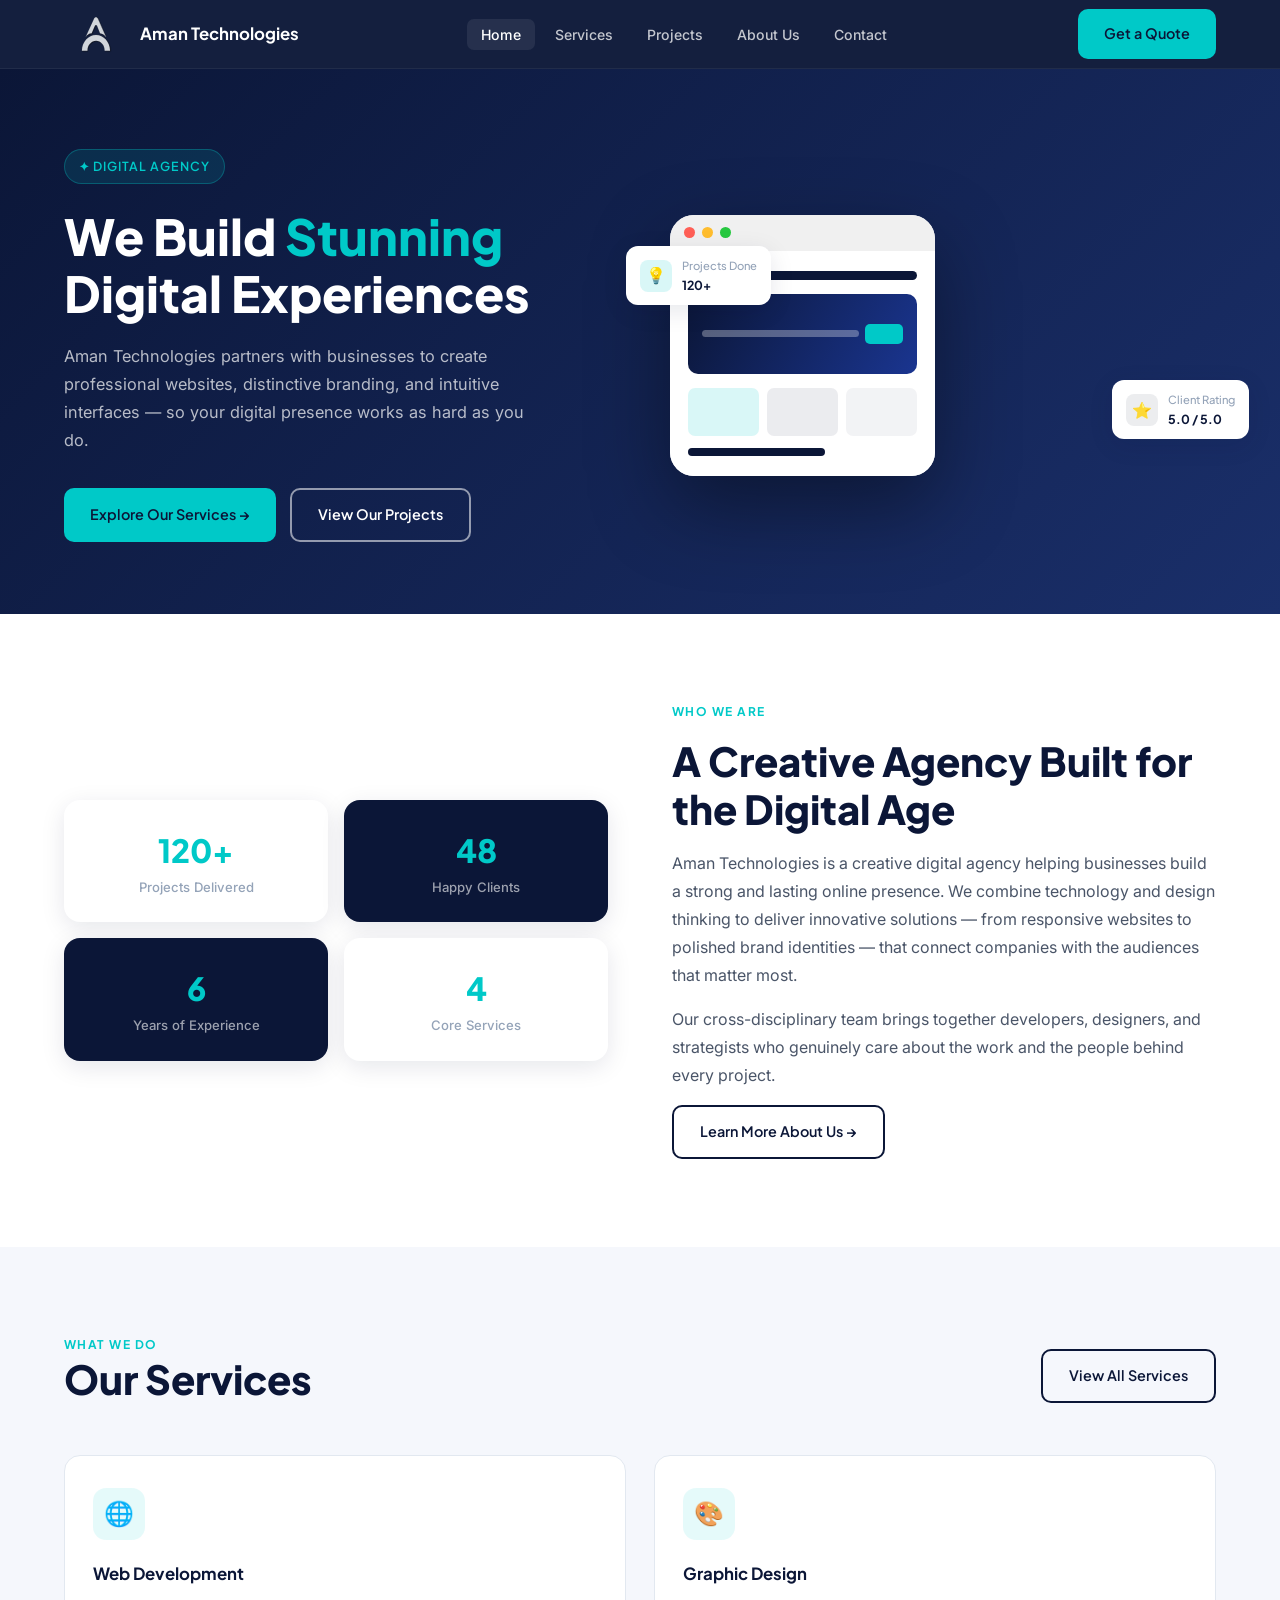
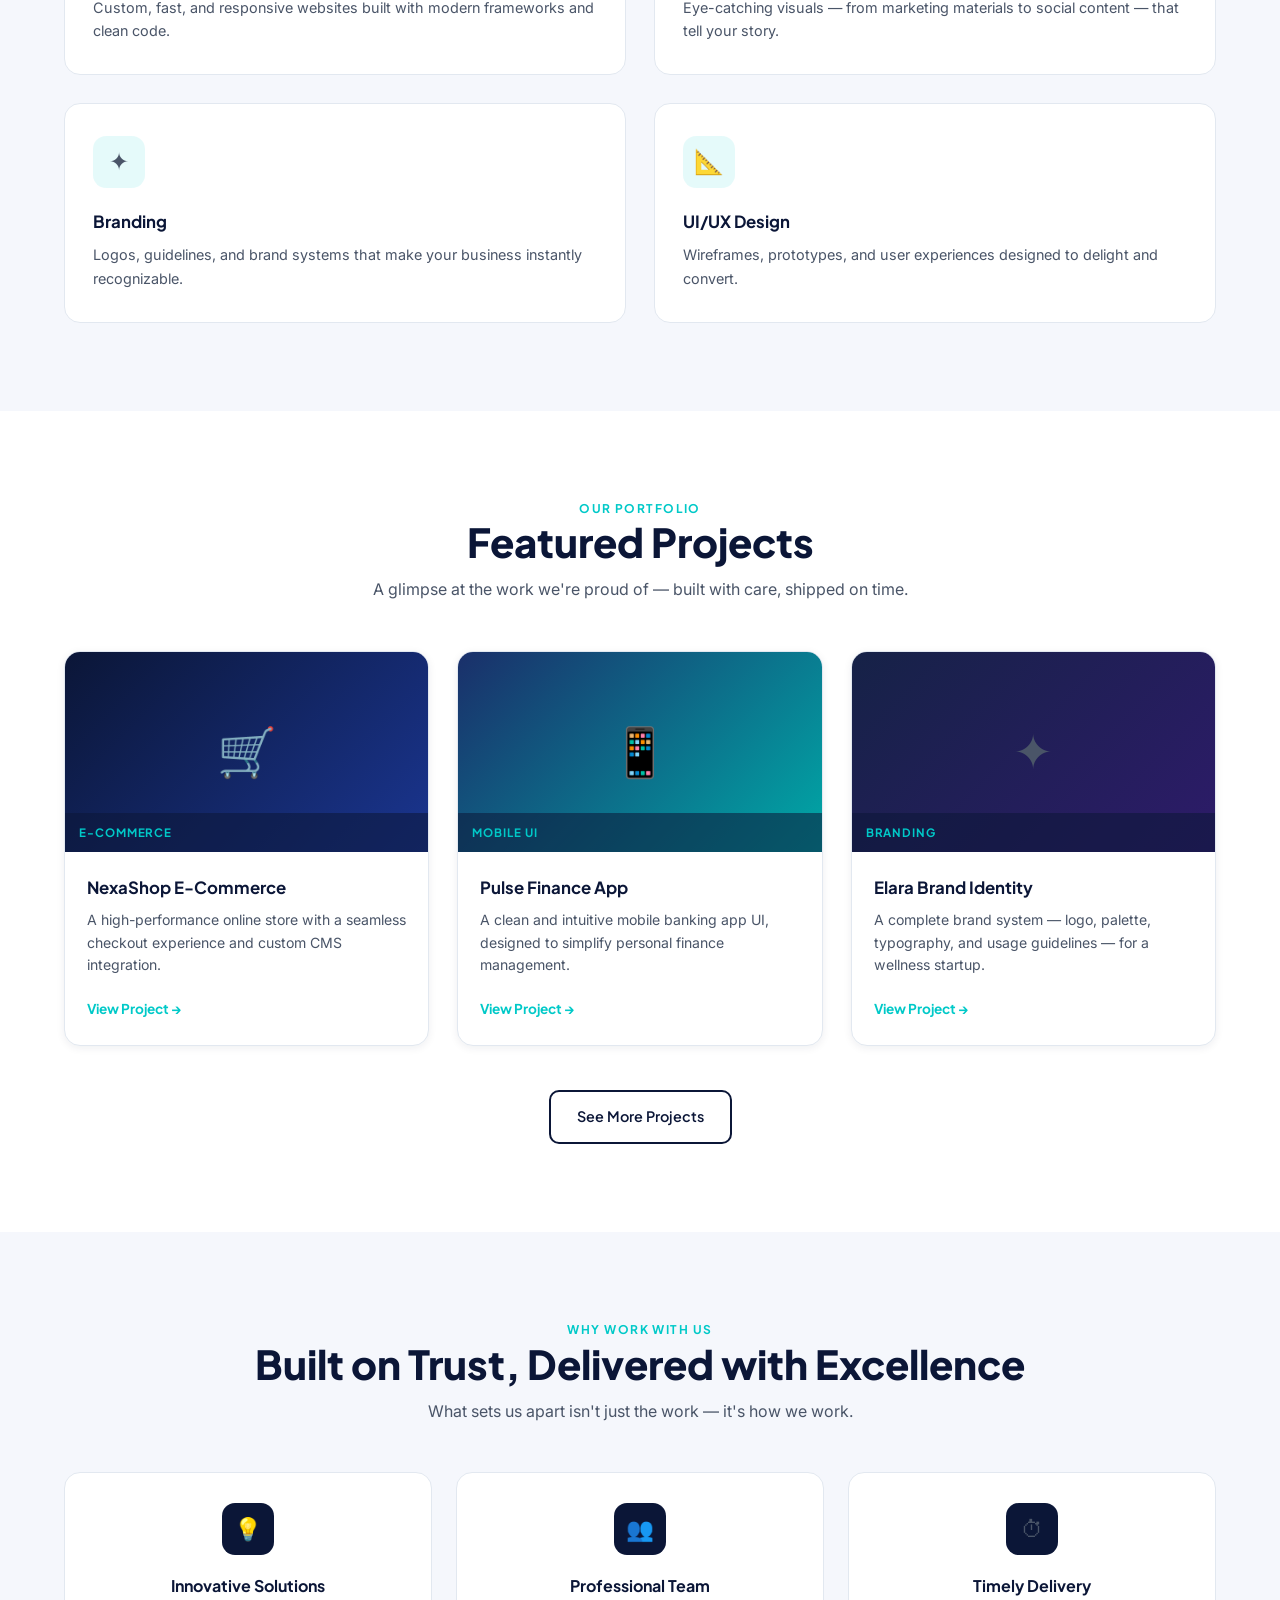
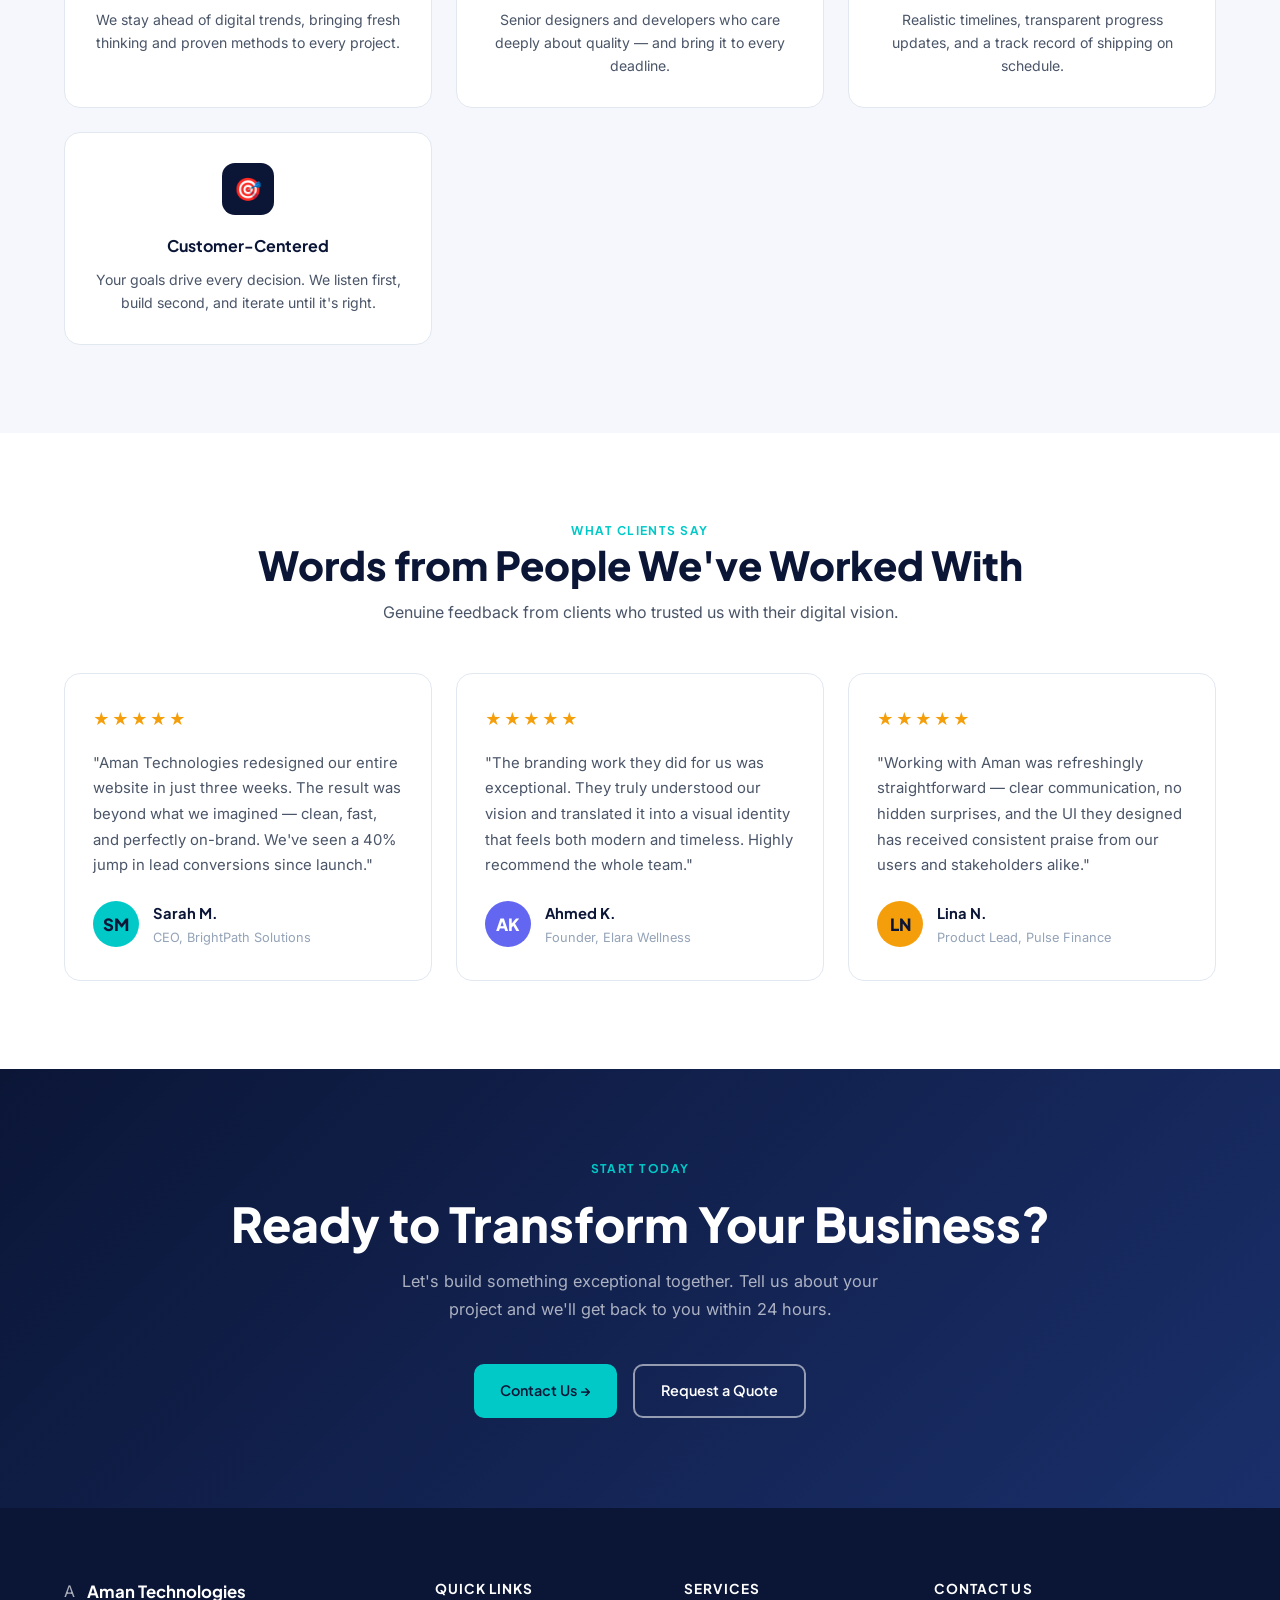
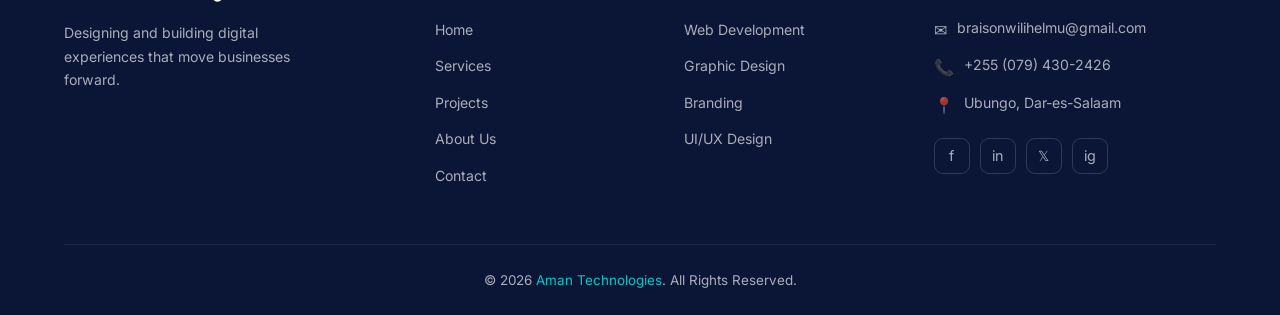
<file: index.html>
<!DOCTYPE html>
<html lang="en">
<head>
  <meta charset="UTF-8" />
  <meta name="viewport" content="width=device-width, initial-scale=1.0" />
  <title>Aman Technologies – We Build Stunning Digital Experiences</title>
  <link rel="preconnect" href="https://fonts.googleapis.com" />
  <link rel="preconnect" href="https://fonts.gstatic.com" crossorigin />
  <link href="https://fonts.googleapis.com/css2?family=Plus+Jakarta+Sans:wght@400;500;600;700;800&family=Inter:wght@400;500&display=swap" rel="stylesheet" />
  <link rel="stylesheet" href="style.css">
</head>
<body>
  <nav class="nav">
    <div class="container">
      <div class="nav__inner">
        <a href="index.html" class="nav__brand">
          <img src="logo.svg" alt="My logo" class="logo"> 
          <span class="nav__company">Aman Technologies</span>
        </a>

        <ul class="nav__links">
          <li><a href="index.html" class="active">Home</a></li>
          <li><a href="services.html">Services</a></li>
          <li><a href="projects.html">Projects</a></li>
          <li><a href="about.html">About Us</a></li>
          <li><a href="contact.html">Contact</a></li>
        </ul>
        <a href="contact.html" class="btn btn-primary nav__cta">Get a Quote</a>

        <button class="nav__hamburger" onclick="toggleMenu(this)" aria-label="Toggle navigation">
          <span></span><span></span><span></span>
        </button>
      </div>
    </div>

    <!-- Mobile menu -->
    <div class="nav__mobile" id="mobileMenu">
      <a href="index.html">Home</a>
      <a href="services.html">Services</a>
      <a href="projects.html">Projects</a>
      <a href="about.html">About Us</a>
      <a href="contact.html">Contact</a>
      <a href="contact.html" class="btn btn-primary">Get a Quote</a>
    </div>
  </nav>


  <!-- ═══════════════════════════════════════════ HERO -->
  <section class="hero">
    <div class="container">
      <div class="hero__inner">

        <!-- Left: copy -->
        <div class="hero__left">
          <div class="hero__tag">✦ Digital Agency</div>
          <h1 class="hero__title">We Build <span>Stunning</span><br>Digital Experiences</h1>
          <p class="hero__desc">
            Aman Technologies partners with businesses to create professional websites,
            distinctive branding, and intuitive interfaces — so your digital presence
            works as hard as you do.
          </p>
          <div class="hero__actions">
            <a href="services.html" class="btn btn-primary">Explore Our Services →</a>
            <a href="projects.html" class="btn btn-outline-white">View Our Projects</a>
          </div>
        </div>

        <!-- Right: mockup illustration -->
        <div class="hero__visual">
          <div class="hero__screen">
            <div class="hero__screen-bar">
              <div class="hero__screen-dot" style="background:#FF5F56"></div>
              <div class="hero__screen-dot" style="background:#FFBD2E"></div>
              <div class="hero__screen-dot" style="background:#27C840"></div>
            </div>
            <div class="hero__screen-body">
              <div class="hero__mockup-nav"></div>
              <div class="hero__mockup-hero">
                <div class="hero__mockup-line"></div>
                <div class="hero__mockup-btn"></div>
              </div>
              <div class="hero__mockup-cards">
                <div class="hero__mockup-card"></div>
                <div class="hero__mockup-card" style="background:rgba(11,22,55,0.08)"></div>
                <div class="hero__mockup-card" style="background:rgba(11,22,55,0.05)"></div>
              </div>
              <div class="hero__mockup-footer"></div>
            </div>
          </div>

          <!-- Floating badges -->
          <div class="hero__badge hero__badge--tl">
            <div class="hero__badge-icon" style="background:rgba(0,201,200,0.15)">💡</div>
            <div>
              <div style="font-size:0.7rem;color:var(--text-muted);font-weight:500">Projects Done</div>
              <div>120+</div>
            </div>
          </div>
          <div class="hero__badge hero__badge--br">
            <div class="hero__badge-icon" style="background:rgba(11,22,55,0.08)">⭐</div>
            <div>
              <div style="font-size:0.7rem;color:var(--text-muted);font-weight:500">Client Rating</div>
              <div>5.0 / 5.0</div>
            </div>
          </div>
        </div>

      </div>
    </div>
  </section>


  <!-- ═══════════════════════════════════════════ ABOUT PREVIEW -->
  <section class="section">
    <div class="container">
      <div class="about-preview__inner">

        <!-- Stats grid -->
        <div class="about-preview__visual">
          <div class="about-preview__stat">
            <div class="about-preview__stat-num">120+</div>
            <div class="about-preview__stat-label">Projects Delivered</div>
          </div>
          <div class="about-preview__stat about-preview__stat--accent">
            <div class="about-preview__stat-num">48</div>
            <div class="about-preview__stat-label" style="color:rgba(255,255,255,0.6)">Happy Clients</div>
          </div>
          <div class="about-preview__stat about-preview__stat--accent">
            <div class="about-preview__stat-num">6</div>
            <div class="about-preview__stat-label" style="color:rgba(255,255,255,0.6)">Years of Experience</div>
          </div>
          <div class="about-preview__stat">
            <div class="about-preview__stat-num">4</div>
            <div class="about-preview__stat-label">Core Services</div>
          </div>
        </div>

        <!-- Content -->
        <div class="about-preview__content">
          <div class="eyebrow">Who We Are</div>
          <h2 class="section-title">A Creative Agency Built for the Digital Age</h2>
          <p class="about-preview__text">
            Aman Technologies is a creative digital agency helping businesses build a strong
            and lasting online presence. We combine technology and design thinking to deliver
            innovative solutions — from responsive websites to polished brand identities —
            that connect companies with the audiences that matter most.
          </p>
          <p class="about-preview__text">
            Our cross-disciplinary team brings together developers, designers, and strategists
            who genuinely care about the work and the people behind every project.
          </p>
          <div>
            <a href="about.html" class="btn btn-outline">Learn More About Us →</a>
          </div>
        </div>

      </div>
    </div>
  </section>


  <!-- ═══════════════════════════════════════════ SERVICES -->
  <section class="section section--alt">
    <div class="container">
      <div class="services__head">
        <div>
          <div class="eyebrow">What We Do</div>
          <h2 class="section-title">Our Services</h2>
        </div>
        <a href="services.html" class="btn btn-outline">View All Services</a>
      </div>
      <div class="services__grid">
        <div class="service-card">
          <div class="service-card__icon">🌐</div>
          <div class="service-card__name">Web Development</div>
          <p class="service-card__desc">Custom, fast, and responsive websites built with modern frameworks and clean code.</p>
        </div>
        <div class="service-card">
          <div class="service-card__icon">🎨</div>
          <div class="service-card__name">Graphic Design</div>
          <p class="service-card__desc">Eye-catching visuals — from marketing materials to social content — that tell your story.</p>
        </div>
        <div class="service-card">
          <div class="service-card__icon">✦</div>
          <div class="service-card__name">Branding</div>
          <p class="service-card__desc">Logos, guidelines, and brand systems that make your business instantly recognizable.</p>
        </div>
        <div class="service-card">
          <div class="service-card__icon">📐</div>
          <div class="service-card__name">UI/UX Design</div>
          <p class="service-card__desc">Wireframes, prototypes, and user experiences designed to delight and convert.</p>
        </div>
      </div>
    </div>
  </section>


  <!-- ═══════════════════════════════════════════ PROJECTS -->
  <section class="section">
    <div class="container">
      <div class="projects__head">
        <div class="eyebrow">Our Portfolio</div>
        <h2 class="section-title">Featured Projects</h2>
        <p class="section-sub">A glimpse at the work we're proud of — built with care, shipped on time.</p>
      </div>
      <div class="projects__grid">

        <div class="project-card">
          <div class="project-card__thumb" style="background:linear-gradient(135deg,#0B1637 0%,#1A3590 100%)">
            <span>🛒</span>
            <div class="project-card__thumb-label">E-Commerce</div>
          </div>
          <div class="project-card__body">
            <div class="project-card__title">NexaShop E-Commerce</div>
            <p class="project-card__desc">A high-performance online store with a seamless checkout experience and custom CMS integration.</p>
            <a href="projects.html" class="project-card__link">View Project →</a>
          </div>
        </div>

        <div class="project-card">
          <div class="project-card__thumb" style="background:linear-gradient(135deg,#1A2F6A 0%,#00A8A7 100%)">
            <span>📱</span>
            <div class="project-card__thumb-label">Mobile UI</div>
          </div>
          <div class="project-card__body">
            <div class="project-card__title">Pulse Finance App</div>
            <p class="project-card__desc">A clean and intuitive mobile banking app UI, designed to simplify personal finance management.</p>
            <a href="projects.html" class="project-card__link">View Project →</a>
          </div>
        </div>

        <div class="project-card">
          <div class="project-card__thumb" style="background:linear-gradient(135deg,#162247 0%,#2D1B69 100%)">
            <span>✦</span>
            <div class="project-card__thumb-label">Branding</div>
          </div>
          <div class="project-card__body">
            <div class="project-card__title">Elara Brand Identity</div>
            <p class="project-card__desc">A complete brand system — logo, palette, typography, and usage guidelines — for a wellness startup.</p>
            <a href="projects.html" class="project-card__link">View Project →</a>
          </div>
        </div>

      </div>
      <div class="projects__foot">
        <a href="projects.html" class="btn btn-outline">See More Projects</a>
      </div>
    </div>
  </section>


  <!-- ═══════════════════════════════════════════ WHY US -->
  <section class="section section--alt">
    <div class="container">
      <div class="why__head">
        <div class="eyebrow">Why Work With Us</div>
        <h2 class="section-title">Built on Trust, Delivered with Excellence</h2>
        <p class="section-sub">What sets us apart isn't just the work — it's how we work.</p>
      </div>
      <div class="why__grid">
        <div class="why-card">
          <div class="why-card__icon">💡</div>
          <div class="why-card__title">Innovative Solutions</div>
          <p class="why-card__desc">We stay ahead of digital trends, bringing fresh thinking and proven methods to every project.</p>
        </div>
        <div class="why-card">
          <div class="why-card__icon">👥</div>
          <div class="why-card__title">Professional Team</div>
          <p class="why-card__desc">Senior designers and developers who care deeply about quality — and bring it to every deadline.</p>
        </div>
        <div class="why-card">
          <div class="why-card__icon">⏱</div>
          <div class="why-card__title">Timely Delivery</div>
          <p class="why-card__desc">Realistic timelines, transparent progress updates, and a track record of shipping on schedule.</p>
        </div>
        <div class="why-card">
          <div class="why-card__icon">🎯</div>
          <div class="why-card__title">Customer-Centered</div>
          <p class="why-card__desc">Your goals drive every decision. We listen first, build second, and iterate until it's right.</p>
        </div>
      </div>
    </div>
  </section>


  <!-- ═══════════════════════════════════════════ TESTIMONIALS -->
  <section class="section">
    <div class="container">
      <div class="testimonials__head">
        <div class="eyebrow">What Clients Say</div>
        <h2 class="section-title">Words from People We've Worked With</h2>
        <p class="section-sub">Genuine feedback from clients who trusted us with their digital vision.</p>
      </div>
      <div class="testimonials__grid">

        <div class="testi-card">
          <div class="testi-card__stars">★★★★★</div>
          <p class="testi-card__quote">
            "Aman Technologies redesigned our entire website in just three weeks. The result was
            beyond what we imagined — clean, fast, and perfectly on-brand. We've seen a 40%
            jump in lead conversions since launch."
          </p>
          <div class="testi-card__author">
            <div class="testi-card__avatar" style="background:var(--cyan);color:var(--navy)">SM</div>
            <div>
              <div class="testi-card__name">Sarah M.</div>
              <div class="testi-card__company">CEO, BrightPath Solutions</div>
            </div>
          </div>
        </div>

        <div class="testi-card">
          <div class="testi-card__stars">★★★★★</div>
          <p class="testi-card__quote">
            "The branding work they did for us was exceptional. They truly understood our
            vision and translated it into a visual identity that feels both modern and timeless.
            Highly recommend the whole team."
          </p>
          <div class="testi-card__author">
            <div class="testi-card__avatar" style="background:#6366F1">AK</div>
            <div>
              <div class="testi-card__name">Ahmed K.</div>
              <div class="testi-card__company">Founder, Elara Wellness</div>
            </div>
          </div>
        </div>

        <div class="testi-card">
          <div class="testi-card__stars">★★★★★</div>
          <p class="testi-card__quote">
            "Working with Aman was refreshingly straightforward — clear communication,
            no hidden surprises, and the UI they designed has received consistent praise
            from our users and stakeholders alike."
          </p>
          <div class="testi-card__author">
            <div class="testi-card__avatar" style="background:#F59E0B;color:var(--navy)">LN</div>
            <div>
              <div class="testi-card__name">Lina N.</div>
              <div class="testi-card__company">Product Lead, Pulse Finance</div>
            </div>
          </div>
        </div>

      </div>
    </div>
  </section>


  <!-- ═══════════════════════════════════════════ FINAL CTA -->
  <section class="cta">
    <div class="container">
      <div class="eyebrow cta__eyebrow">Start Today</div>
      <h2 class="cta__title">Ready to Transform Your Business?</h2>
      <p class="cta__sub">
        Let's build something exceptional together. Tell us about your project and
        we'll get back to you within 24 hours.
      </p>
      <div class="cta__actions">
        <a href="contact.html" class="btn btn-primary">Contact Us →</a>
        <a href="contact.html" class="btn btn-outline-white">Request a Quote</a>
      </div>
    </div>
  </section>


  <!-- ═══════════════════════════════════════════ FOOTER -->
  <footer class="footer">
    <div class="container">
      <div class="footer__grid">

        <!-- Col 1: Brand -->
        <div class="footer__col">
          <div class="footer__brand">
            <div class="nav__logo-box">A</div>
            <span class="footer__brand-name">Aman Technologies</span>
          </div>
          <p class="footer__tagline">
            Designing and building digital experiences that move businesses forward.
          </p>
        </div>

        <!-- Col 2: Quick Links -->
        <div class="footer__col">
          <div class="footer__col-title">Quick Links</div>
          <ul>
            <li><a href="index.html">Home</a></li>
            <li><a href="services.html">Services</a></li>
            <li><a href="projects.html">Projects</a></li>
            <li><a href="about.html">About Us</a></li>
            <li><a href="contact.html">Contact</a></li>
          </ul>
        </div>

        <!-- Col 3: Services -->
        <div class="footer__col">
          <div class="footer__col-title">Services</div>
          <ul>
            <li><a href="services.html">Web Development</a></li>
            <li><a href="services.html">Graphic Design</a></li>
            <li><a href="services.html">Branding</a></li>
            <li><a href="services.html">UI/UX Design</a></li>
          </ul>
        </div>

        <!-- Col 4: Contact -->
        <div class="footer__col">
          <div class="footer__col-title">Contact Us</div>
          <div class="footer__contact-item">
            <span class="footer__contact-icon">✉</span>
            <span>braisonwilihelmu@gmail.com</span>
          </div>
          <div class="footer__contact-item">
            <span class="footer__contact-icon">📞</span>
            <span>+255 (079) 430-2426</span>
          </div>
          <div class="footer__contact-item">
            <span class="footer__contact-icon">📍</span>
            <span>Ubungo, Dar-es-Salaam</span>
          </div>
          <div class="footer__social">
            <a href="#" aria-label="Facebook">f</a>
            <a href="#" aria-label="LinkedIn">in</a>
            <a href="#" aria-label="Twitter/X">𝕏</a>
            <a href="#" aria-label="Instagram">ig</a>
          </div>
        </div>

      </div>

      <div class="footer__bottom">
        © 2026 <span>Aman Technologies</span>. All Rights Reserved.
      </div>
    </div>
  </footer>


  <!-- ═══════════════════════════════════════════ JS -->
  <script src="script.js"></script>

</body>
</html>
</file>
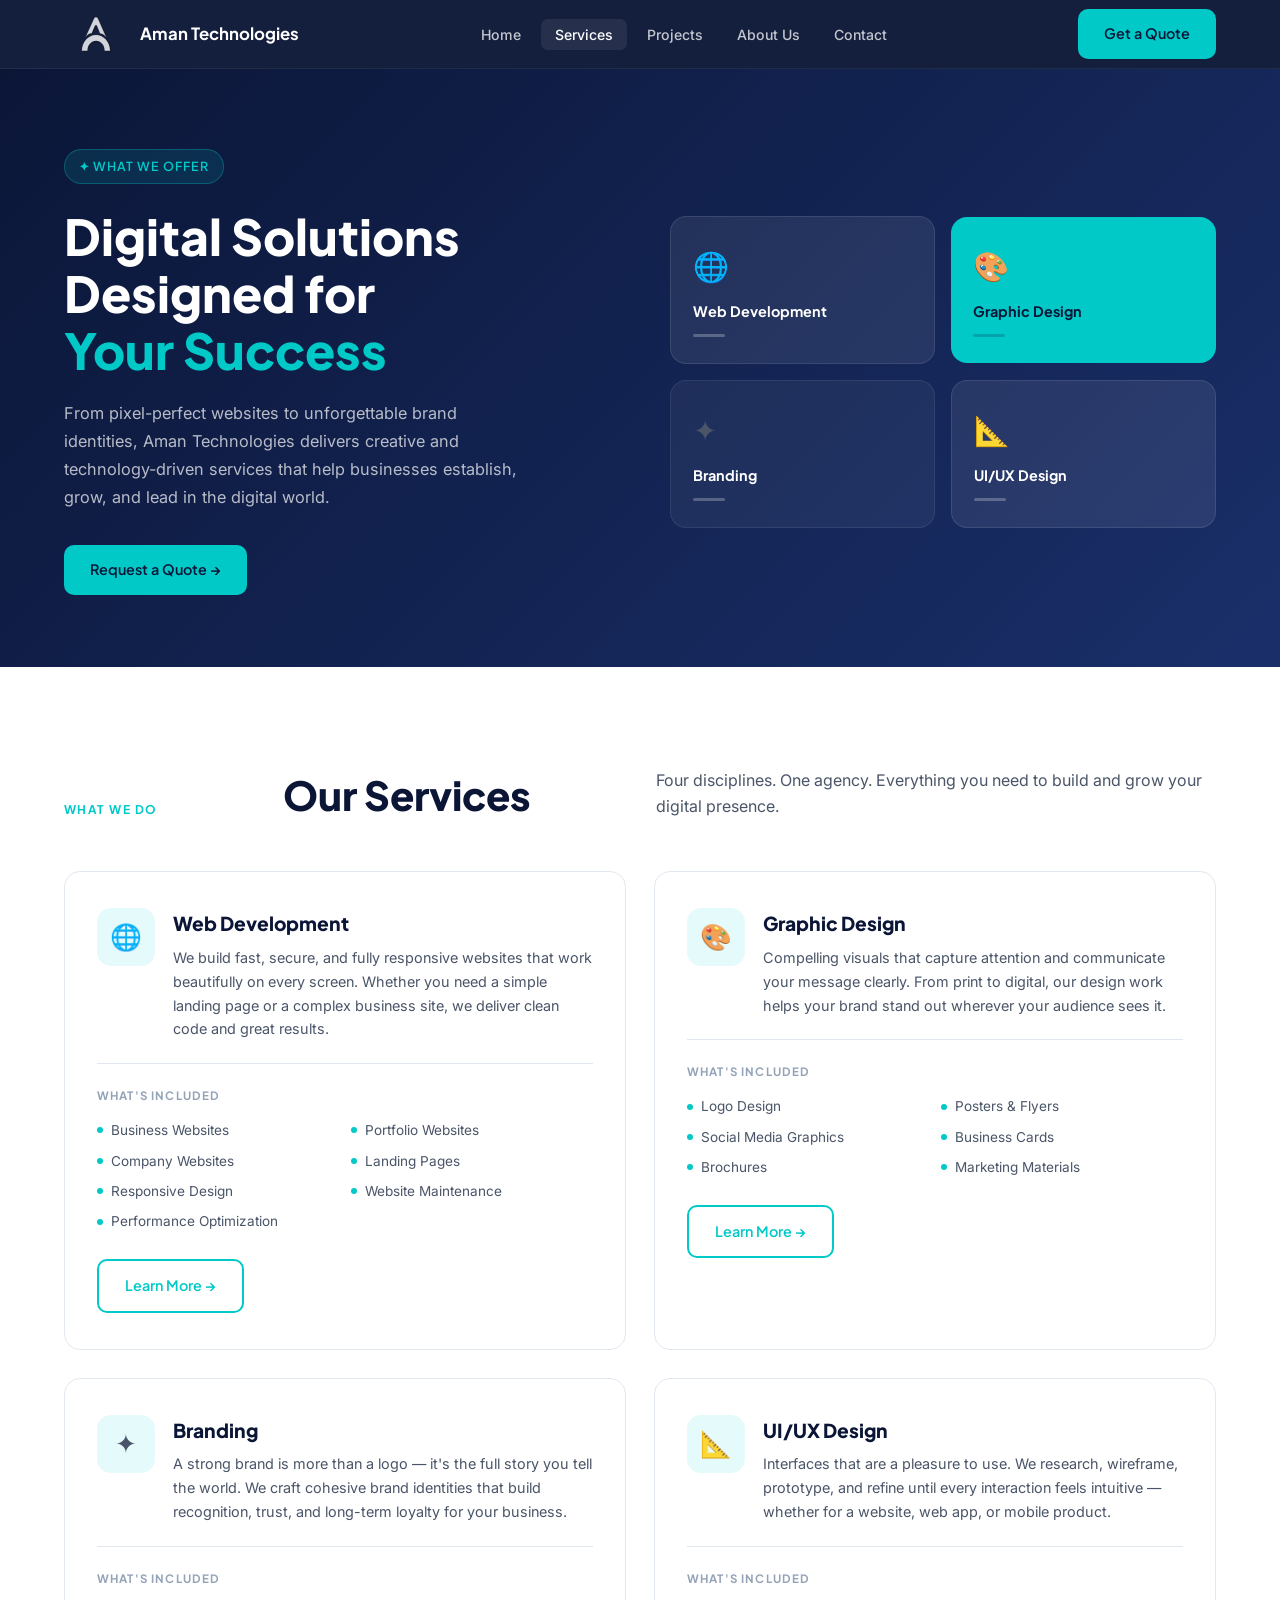
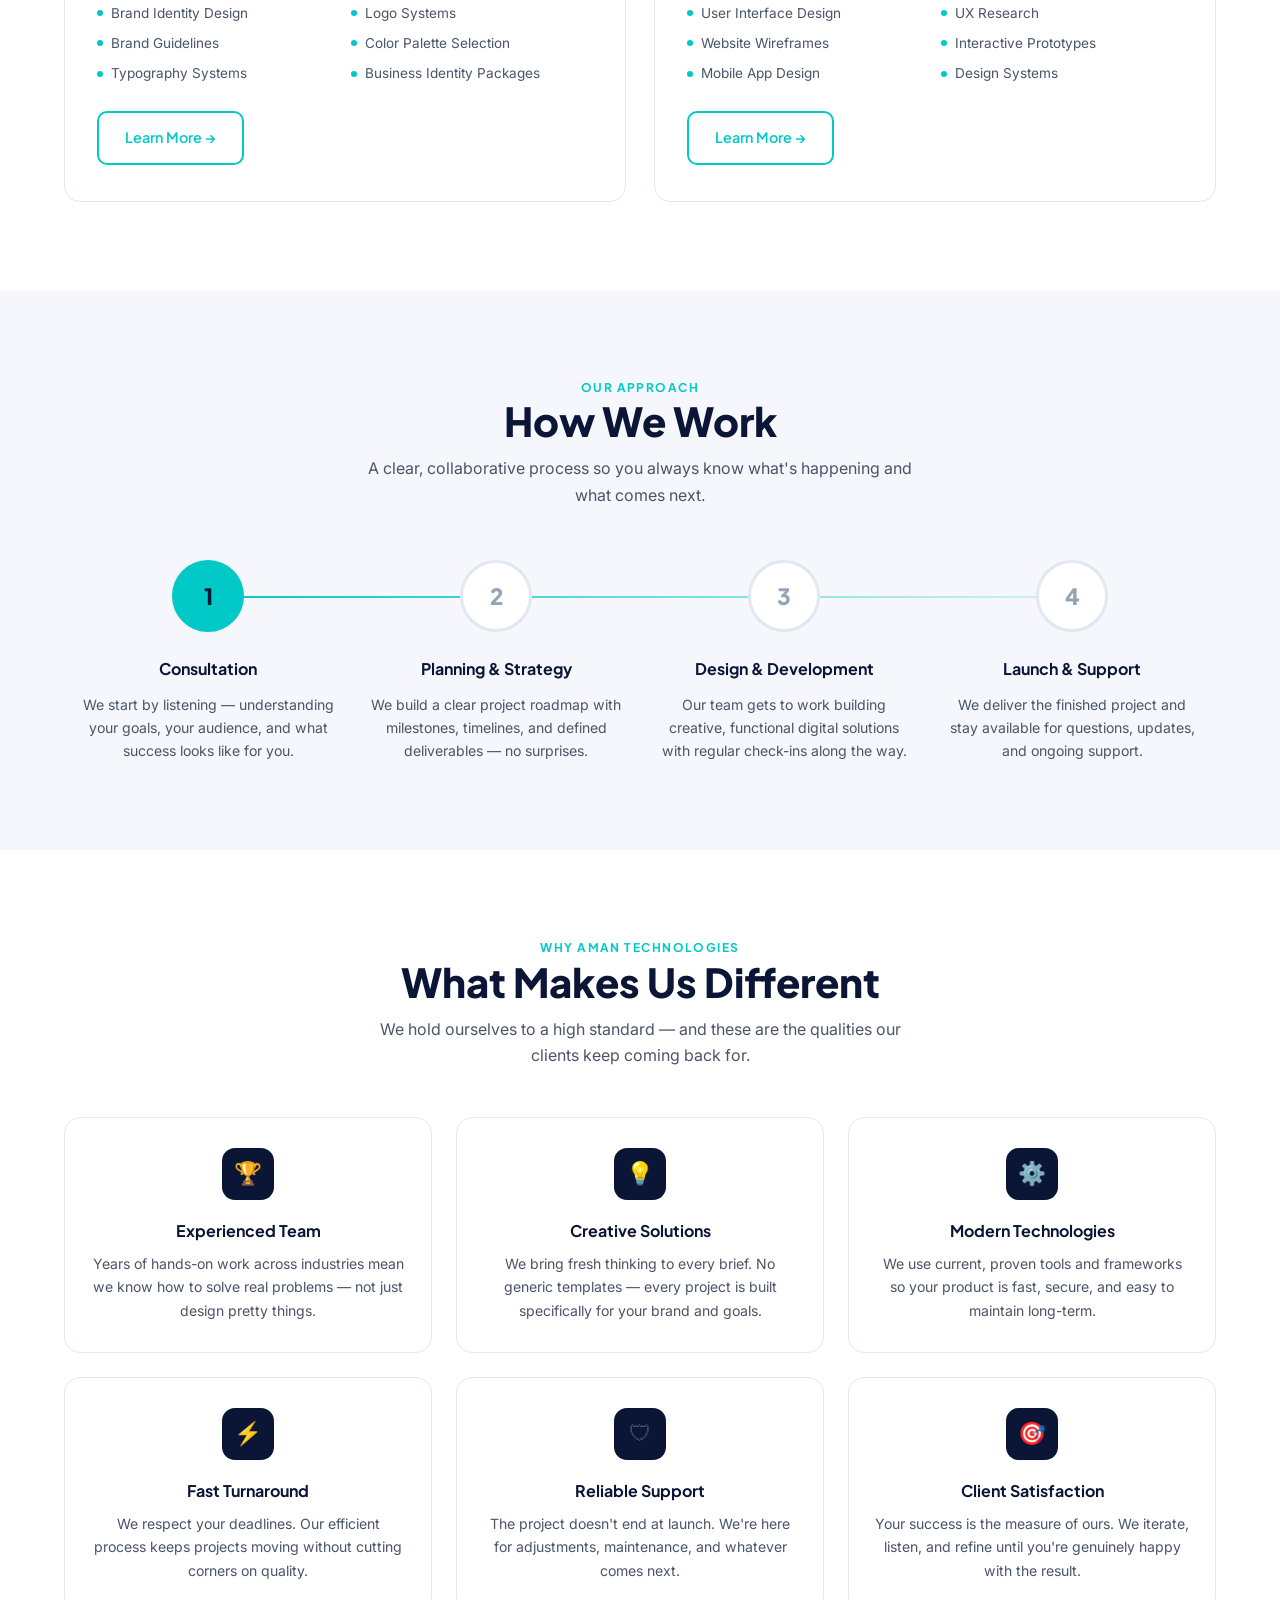
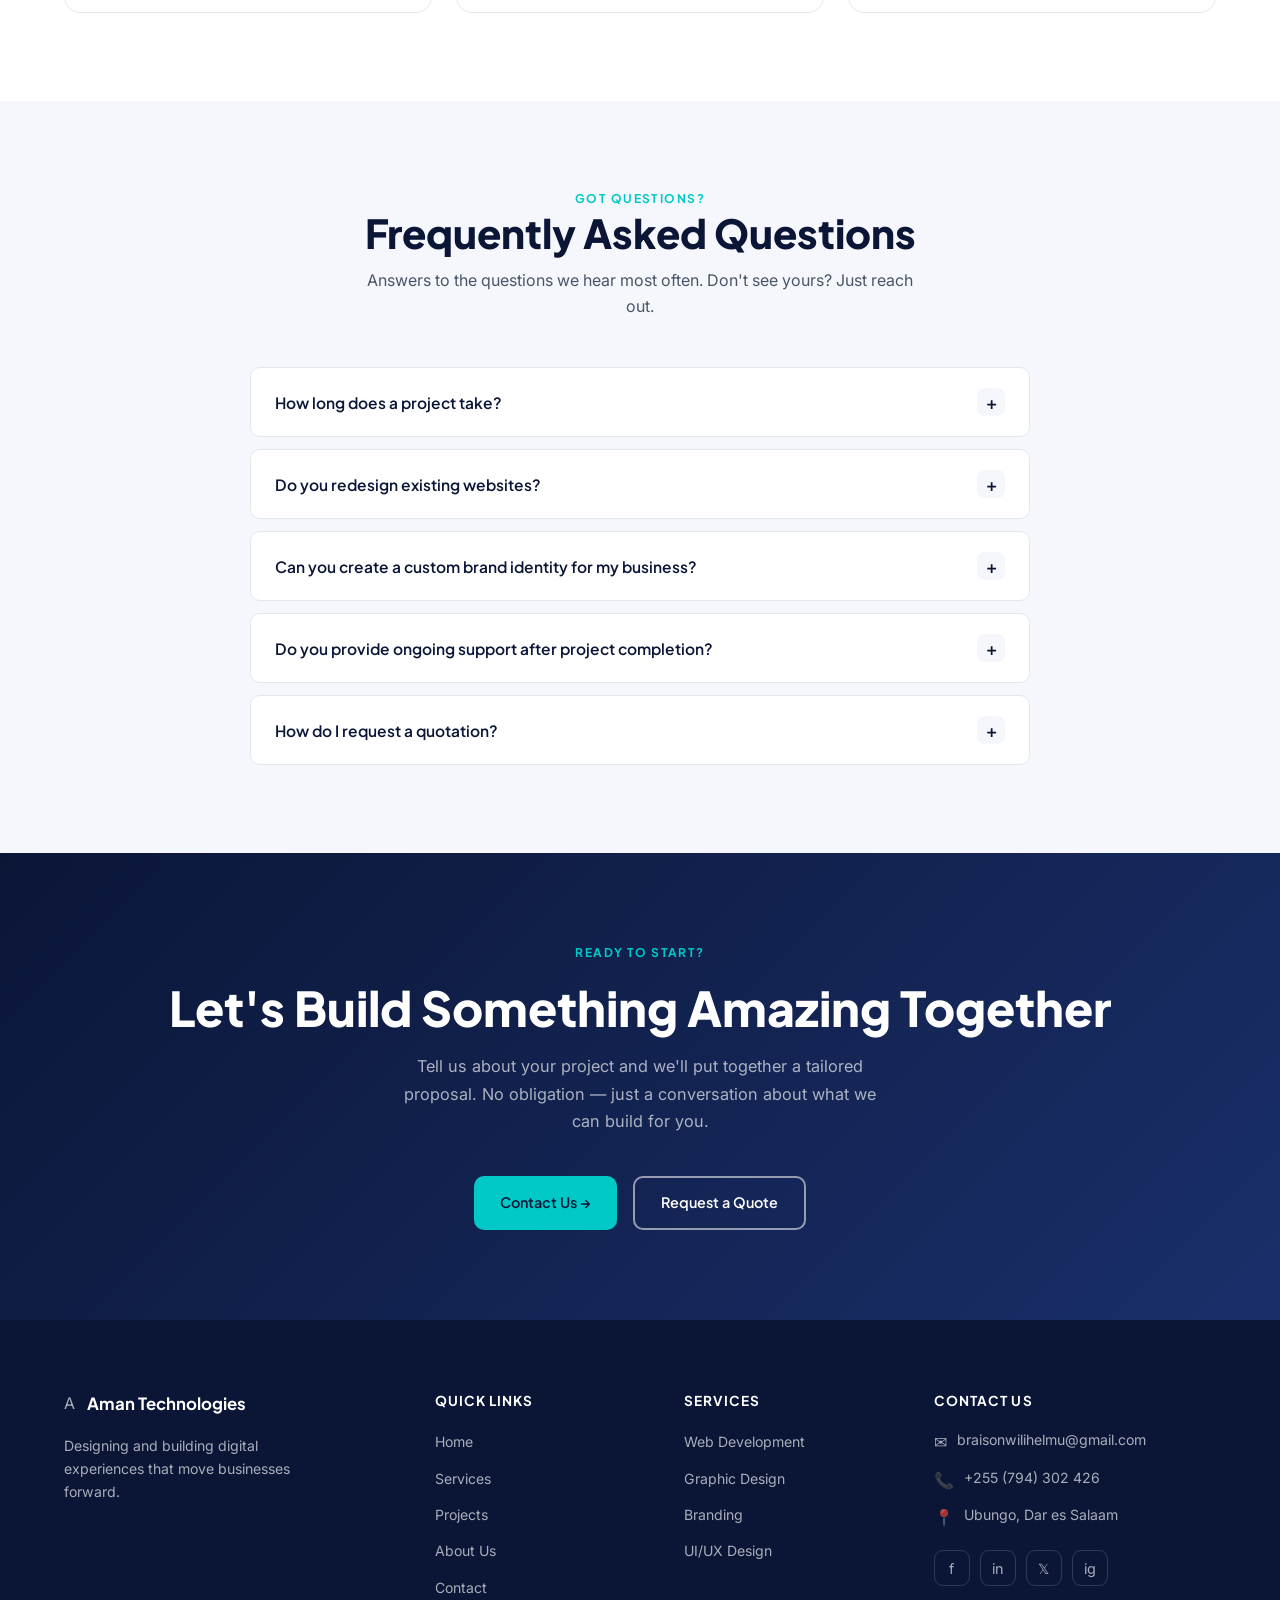
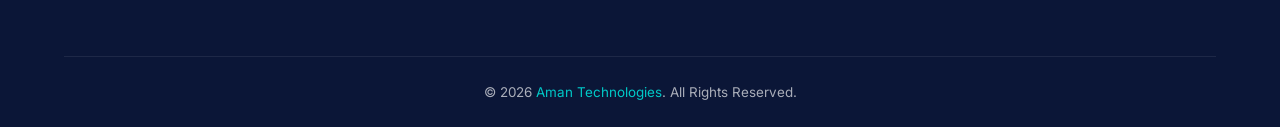
<file: services.html>
<!DOCTYPE html>
<html lang="en">
<head>
  <meta charset="UTF-8" />
  <meta name="viewport" content="width=device-width, initial-scale=1.0" />
  <title>Services – Aman Technologies</title>
  <link rel="preconnect" href="https://fonts.googleapis.com" />
  <link rel="preconnect" href="https://fonts.gstatic.com" crossorigin />
  <link href="https://fonts.googleapis.com/css2?family=Plus+Jakarta+Sans:wght@400;500;600;700;800&family=Inter:wght@400;500&display=swap" rel="stylesheet" />
  <link rel="stylesheet" href="style.css">
</head>
<body>

  <!-- ══════════════════════ NAV ══════════════════════ -->
  <nav class="nav">
    <div class="container">
      <div class="nav__inner">

        <a href="index.html" class="nav__brand">
          <img src="logo.svg" alt="My Logo" class="logo">
          <span class="nav__company">Aman Technologies</span>
        </a>

        <ul class="nav__links">
          <li><a href="index.html">Home</a></li>
          <li><a href="services.html" class="active">Services</a></li>
          <li><a href="projects.html">Projects</a></li>
          <li><a href="about.html">About Us</a></li>
          <li><a href="contact.html">Contact</a></li>
        </ul>
        <a href="contact.html" class="btn btn-primary nav__cta">Get a Quote</a>

        <button class="nav__hamburger" onclick="toggleMenu(this)" aria-label="Toggle navigation">
          <span></span><span></span><span></span>
        </button>
      </div>
    </div>

    <div class="nav__mobile" id="mobileMenu">
      <a href="index.html">Home</a>
      <a href="services.html">Services</a>
      <a href="projects.html">Projects</a>
      <a href="about.html">About Us</a>
      <a href="contact.html">Contact</a>
      <a href="contact.html" class="btn btn-primary">Get a Quote</a>
    </div>
  </nav>


  <!-- ══════════════════════ PAGE HERO ══════════════════════ -->
  <section class="hero">
    <div class="container">
      <div class="hero__inner">

        <!-- Left: copy -->
        <div>
          <div class="hero__tag">✦ What We Offer</div>
          <h1 class="hero__title">Digital Solutions<br>Designed for<br><span>Your Success</span></h1>
          <p class="hero__desc">
            From pixel-perfect websites to unforgettable brand identities, Aman Technologies
            delivers creative and technology-driven services that help businesses establish,
            grow, and lead in the digital world.
          </p>
          <a href="contact.html" class="btn btn-primary">Request a Quote →</a>
        </div>

        <!-- Right: CSS service tiles illustration -->
        <div class="hero__visual">
          <div class="hero__svc-tile hero__svc-tile--1">
            <div class="hero__svc-tile-icon">🌐</div>
            <div class="hero__svc-tile-name">Web Development</div>
            <div class="hero__svc-tile-line"></div>
          </div>
          <div class="hero__svc-tile hero__svc-tile--2">
            <div class="hero__svc-tile-icon">🎨</div>
            <div class="hero__svc-tile-name" style="color:var(--navy)">Graphic Design</div>
            <div class="hero__svc-tile-line" style="background:rgba(11,22,55,0.20)"></div>
          </div>
          <div class="hero__svc-tile hero__svc-tile--3">
            <div class="hero__svc-tile-icon">✦</div>
            <div class="hero__svc-tile-name">Branding</div>
            <div class="hero__svc-tile-line"></div>
          </div>
          <div class="hero__svc-tile hero__svc-tile--4">
            <div class="hero__svc-tile-icon">📐</div>
            <div class="hero__svc-tile-name">UI/UX Design</div>
            <div class="hero__svc-tile-line"></div>
          </div>
        </div>

      </div>
    </div>
  </section>


  <!-- ══════════════════════ OUR SERVICES ══════════════════════ -->
  <section class="section">
    <div class="container">

      <div class="services__head">
        <div class="eyebrow">What We Do</div>
        <h2 class="section-title">Our Services</h2>
        <p class="section-sub">Four disciplines. One agency. Everything you need to build and grow your digital presence.</p>
      </div>

      <div class="services__grid">

        <!-- Web Development -->
        <div class="svc-card">
          <div class="svc-card__top">
            <div class="svc-card__icon">🌐</div>
            <div>
              <div class="svc-card__title">Web Development</div>
              <p class="svc-card__desc">
                We build fast, secure, and fully responsive websites that work beautifully on
                every screen. Whether you need a simple landing page or a complex business site,
                we deliver clean code and great results.
              </p>
            </div>
          </div>
          <div class="svc-card__divider"></div>
          <div class="svc-card__features-label">What's included</div>
          <div class="svc-card__features">
            <div class="svc-card__feature">Business Websites</div>
            <div class="svc-card__feature">Portfolio Websites</div>
            <div class="svc-card__feature">Company Websites</div>
            <div class="svc-card__feature">Landing Pages</div>
            <div class="svc-card__feature">Responsive Design</div>
            <div class="svc-card__feature">Website Maintenance</div>
            <div class="svc-card__feature">Performance Optimization</div>
          </div>
          <a href="contact.html" class="btn btn-outline-cyan">Learn More →</a>
        </div>

        <!-- Graphic Design -->
        <div class="svc-card">
          <div class="svc-card__top">
            <div class="svc-card__icon">🎨</div>
            <div>
              <div class="svc-card__title">Graphic Design</div>
              <p class="svc-card__desc">
                Compelling visuals that capture attention and communicate your message clearly.
                From print to digital, our design work helps your brand stand out wherever
                your audience sees it.
              </p>
            </div>
          </div>
          <div class="svc-card__divider"></div>
          <div class="svc-card__features-label">What's included</div>
          <div class="svc-card__features">
            <div class="svc-card__feature">Logo Design</div>
            <div class="svc-card__feature">Posters & Flyers</div>
            <div class="svc-card__feature">Social Media Graphics</div>
            <div class="svc-card__feature">Business Cards</div>
            <div class="svc-card__feature">Brochures</div>
            <div class="svc-card__feature">Marketing Materials</div>
          </div>
          <a href="contact.html" class="btn btn-outline-cyan">Learn More →</a>
        </div>

        <!-- Branding -->
        <div class="svc-card">
          <div class="svc-card__top">
            <div class="svc-card__icon">✦</div>
            <div>
              <div class="svc-card__title">Branding</div>
              <p class="svc-card__desc">
                A strong brand is more than a logo — it's the full story you tell the world.
                We craft cohesive brand identities that build recognition, trust, and long-term
                loyalty for your business.
              </p>
            </div>
          </div>
          <div class="svc-card__divider"></div>
          <div class="svc-card__features-label">What's included</div>
          <div class="svc-card__features">
            <div class="svc-card__feature">Brand Identity Design</div>
            <div class="svc-card__feature">Logo Systems</div>
            <div class="svc-card__feature">Brand Guidelines</div>
            <div class="svc-card__feature">Color Palette Selection</div>
            <div class="svc-card__feature">Typography Systems</div>
            <div class="svc-card__feature">Business Identity Packages</div>
          </div>
          <a href="contact.html" class="btn btn-outline-cyan">Learn More →</a>
        </div>

        <!-- UI/UX Design -->
        <div class="svc-card">
          <div class="svc-card__top">
            <div class="svc-card__icon">📐</div>
            <div>
              <div class="svc-card__title">UI/UX Design</div>
              <p class="svc-card__desc">
                Interfaces that are a pleasure to use. We research, wireframe, prototype,
                and refine until every interaction feels intuitive — whether for a website,
                web app, or mobile product.
              </p>
            </div>
          </div>
          <div class="svc-card__divider"></div>
          <div class="svc-card__features-label">What's included</div>
          <div class="svc-card__features">
            <div class="svc-card__feature">User Interface Design</div>
            <div class="svc-card__feature">UX Research</div>
            <div class="svc-card__feature">Website Wireframes</div>
            <div class="svc-card__feature">Interactive Prototypes</div>
            <div class="svc-card__feature">Mobile App Design</div>
            <div class="svc-card__feature">Design Systems</div>
          </div>
          <a href="contact.html" class="btn btn-outline-cyan">Learn More →</a>
        </div>

      </div>
    </div>
  </section>


  <!-- ══════════════════════ HOW WE WORK ══════════════════════ -->
  <section class="section section--alt">
    <div class="container">

      <div class="process__head">
        <div class="eyebrow">Our Approach</div>
        <h2 class="section-title">How We Work</h2>
        <p class="section-sub">A clear, collaborative process so you always know what's happening and what comes next.</p>
      </div>

      <div class="process__steps">

        <div class="process__step process__step--active">
          <div class="process__step-num">1</div>
          <div class="process__step-title">Consultation</div>
          <p class="process__step-desc">We start by listening — understanding your goals, your audience, and what success looks like for you.</p>
        </div>

        <div class="process__step">
          <div class="process__step-num">2</div>
          <div class="process__step-title">Planning & Strategy</div>
          <p class="process__step-desc">We build a clear project roadmap with milestones, timelines, and defined deliverables — no surprises.</p>
        </div>

        <div class="process__step">
          <div class="process__step-num">3</div>
          <div class="process__step-title">Design & Development</div>
          <p class="process__step-desc">Our team gets to work building creative, functional digital solutions with regular check-ins along the way.</p>
        </div>

        <div class="process__step">
          <div class="process__step-num">4</div>
          <div class="process__step-title">Launch & Support</div>
          <p class="process__step-desc">We deliver the finished project and stay available for questions, updates, and ongoing support.</p>
        </div>

      </div>
    </div>
  </section>


  <!-- ══════════════════════ WHY CHOOSE US ══════════════════════ -->
  <section class="section">
    <div class="container">

      <div class="why__head">
        <div class="eyebrow">Why Aman Technologies</div>
        <h2 class="section-title">What Makes Us Different</h2>
        <p class="section-sub">We hold ourselves to a high standard — and these are the qualities our clients keep coming back for.</p>
      </div>

      <div class="why__grid">
        <div class="why-card">
          <div class="why-card__icon">🏆</div>
          <div class="why-card__title">Experienced Team</div>
          <p class="why-card__desc">Years of hands-on work across industries mean we know how to solve real problems — not just design pretty things.</p>
        </div>
        <div class="why-card">
          <div class="why-card__icon">💡</div>
          <div class="why-card__title">Creative Solutions</div>
          <p class="why-card__desc">We bring fresh thinking to every brief. No generic templates — every project is built specifically for your brand and goals.</p>
        </div>
        <div class="why-card">
          <div class="why-card__icon">⚙️</div>
          <div class="why-card__title">Modern Technologies</div>
          <p class="why-card__desc">We use current, proven tools and frameworks so your product is fast, secure, and easy to maintain long-term.</p>
        </div>
        <div class="why-card">
          <div class="why-card__icon">⚡</div>
          <div class="why-card__title">Fast Turnaround</div>
          <p class="why-card__desc">We respect your deadlines. Our efficient process keeps projects moving without cutting corners on quality.</p>
        </div>
        <div class="why-card">
          <div class="why-card__icon">🛡</div>
          <div class="why-card__title">Reliable Support</div>
          <p class="why-card__desc">The project doesn't end at launch. We're here for adjustments, maintenance, and whatever comes next.</p>
        </div>
        <div class="why-card">
          <div class="why-card__icon">🎯</div>
          <div class="why-card__title">Client Satisfaction</div>
          <p class="why-card__desc">Your success is the measure of ours. We iterate, listen, and refine until you're genuinely happy with the result.</p>
        </div>
      </div>

    </div>
  </section>


  <!-- ══════════════════════ FAQ ══════════════════════ -->
  <section class="section section--alt">
    <div class="container">

      <div class="faq__head">
        <div class="eyebrow">Got Questions?</div>
        <h2 class="section-title">Frequently Asked Questions</h2>
        <p class="section-sub">Answers to the questions we hear most often. Don't see yours? Just reach out.</p>
      </div>

      <div class="faq__list">

        <div class="faq-item">
          <button class="faq-item__trigger" onclick="toggleFaq(this)">
            How long does a project take?
            <div class="faq-item__icon">+</div>
          </button>
          <div class="faq-item__body">
            <p>Timelines vary depending on the scope and complexity of your project. A simple landing page can be ready in one to two weeks, while a full brand identity or multi-page website typically takes four to eight weeks. We'll agree on a realistic timeline during our initial consultation and keep you updated throughout.</p>
          </div>
        </div>

        <div class="faq-item">
          <button class="faq-item__trigger" onclick="toggleFaq(this)">
            Do you redesign existing websites?
            <div class="faq-item__icon">+</div>
          </button>
          <div class="faq-item__body">
            <p>Yes — redesigns are a significant part of what we do. We'll audit your current site, identify what's working and what isn't, and rebuild it to be faster, better-looking, and more effective for your visitors. We can work with your existing content or start fresh.</p>
          </div>
        </div>

        <div class="faq-item">
          <button class="faq-item__trigger" onclick="toggleFaq(this)">
            Can you create a custom brand identity for my business?
            <div class="faq-item__icon">+</div>
          </button>
          <div class="faq-item__body">
            <p>Absolutely. Our branding service covers everything from your logo and color palette to typography, brand guidelines, and business identity packages. We take the time to understand your business, your audience, and your values before we design anything, so the result is genuinely yours.</p>
          </div>
        </div>

        <div class="faq-item">
          <button class="faq-item__trigger" onclick="toggleFaq(this)">
            Do you provide ongoing support after project completion?
            <div class="faq-item__icon">+</div>
          </button>
          <div class="faq-item__body">
            <p>Yes. We offer post-launch support and website maintenance to keep your site up-to-date, secure, and running smoothly. Whether you need occasional updates or a regular maintenance plan, we can put together something that works for your needs and budget.</p>
          </div>
        </div>

        <div class="faq-item">
          <button class="faq-item__trigger" onclick="toggleFaq(this)">
            How do I request a quotation?
            <div class="faq-item__icon">+</div>
          </button>
          <div class="faq-item__body">
            <p>It's straightforward — just head to our Contact page and fill in the form, or send us an email directly. Tell us what you're looking to build, your approximate timeline, and any specific requirements. We'll review your request and get back to you with a detailed quote within one to two business days.</p>
          </div>
        </div>

      </div>
    </div>
  </section>


  <!-- ══════════════════════ CTA ══════════════════════ -->
  <section class="cta">
    <div class="container">
      <div class="eyebrow cta__eyebrow">Ready to Start?</div>
      <h2 class="cta__title">Let's Build Something Amazing Together</h2>
      <p class="cta__sub">
        Tell us about your project and we'll put together a tailored proposal.
        No obligation — just a conversation about what we can build for you.
      </p>
      <div class="cta__actions">
        <a href="contact.html" class="btn btn-primary">Contact Us →</a>
        <a href="contact.html" class="btn btn-outline-white">Request a Quote</a>
      </div>
    </div>
  </section>


  <!-- ══════════════════════ FOOTER ══════════════════════ -->
  <footer class="footer">
    <div class="container">
      <div class="footer__grid">

        <!-- Col 1: Brand -->
        <div class="footer__col">
          <div class="footer__brand">
            <div class="nav__logo-box">A</div>
            <span class="footer__brand-name">Aman Technologies</span>
          </div>
          <p class="footer__tagline">
            Designing and building digital experiences that move businesses forward.
          </p>
        </div>

        <!-- Col 2: Quick Links -->
        <div class="footer__col">
          <div class="footer__col-title">Quick Links</div>
          <ul>
            <li><a href="index.html">Home</a></li>
            <li><a href="services.html">Services</a></li>
            <li><a href="projects.html">Projects</a></li>
            <li><a href="about.html">About Us</a></li>
            <li><a href="contact.html">Contact</a></li>
          </ul>
        </div>

        <!-- Col 3: Services -->
        <div class="footer__col">
          <div class="footer__col-title">Services</div>
          <ul>
            <li><a href="services.html">Web Development</a></li>
            <li><a href="services.html">Graphic Design</a></li>
            <li><a href="services.html">Branding</a></li>
            <li><a href="services.html">UI/UX Design</a></li>
          </ul>
        </div>

        <!-- Col 4: Contact -->
        <div class="footer__col">
          <div class="footer__col-title">Contact Us</div>
          <div class="footer__contact-item">
            <span class="footer__contact-icon">✉</span>
            <span>braisonwilihelmu@gmail.com</span>
          </div>
          <div class="footer__contact-item">
            <span class="footer__contact-icon">📞</span>
            <span>+255 (794) 302 426</span>
          </div>
          <div class="footer__contact-item">
            <span class="footer__contact-icon">📍</span>
            <span>Ubungo, Dar es Salaam</span>
          </div>
          <div class="footer__social">
            <a href="#" aria-label="Facebook">f</a>
            <a href="#" aria-label="LinkedIn">in</a>
            <a href="#" aria-label="Twitter/X">𝕏</a>
            <a href="#" aria-label="Instagram">ig</a>
          </div>
        </div>

      </div>

      <div class="footer__bottom">
        © 2026 <span>Aman Technologies</span>. All Rights Reserved.
      </div>
    </div>
  </footer>


  <!-- ══════════════════════ JAVASCRIPT ══════════════════════ -->
  <script src="script.js"></script>

</body>
</html>
</file>
<file: style.css>
:root {
    --navy:       #0B1637;
    --navy-mid:   #162247;
    --cyan:       #00C9C8;
    --cyan-dim:   #00A8A7;
    --white:      #FFFFFF;
    --off-white:  #F5F7FC;
    --text-body:  #4A5568;
    --text-muted: #94A3B8;
    --border:     #E2E8F0;
    --shadow-sm:  0 2px 8px rgba(11,22,55,0.07);
    --shadow-md:  0 6px 24px rgba(11,22,55,0.10);
    --radius-sm:  10px;
    --radius-md:  16px;
    --radius-lg:  24px;
}

    /* ─── Reset & Base ────────────────────────────────────────────── */
    *, *::before, *::after { box-sizing: border-box; margin: 0; padding: 0; }
    html { scroll-behavior: smooth; }
    body {
      font-family: 'Inter', sans-serif;
      color: var(--text-body);
      background: var(--white);
      line-height: 1.65;
    }
    img { display: block; max-width: 100%; }
    a { text-decoration: none; color: inherit; }
    ul { list-style: none; }

    /* ─── Typography helpers ──────────────────────────────────────── */
    .eyebrow {
      font-family: 'Plus Jakarta Sans', sans-serif;
      font-size: 0.75rem;
      font-weight: 700;
      letter-spacing: 0.12em;
      text-transform: uppercase;
      color: var(--cyan);
    }
    .section-title {
      font-family: 'Plus Jakarta Sans', sans-serif;
      font-size: clamp(1.75rem, 3.5vw, 2.5rem);
      font-weight: 800;
      color: var(--navy);
      line-height: 1.2;
    }
    .section-sub {
      font-size: 1rem;
      color: var(--text-body);
      max-width: 560px;
      margin-top: 0.75rem;
    }
    .container {
      width: 90%;
      max-width: 1180px;
      margin: 0 auto;
    }
    .section { padding: 88px 0; }
    .section--alt { background: var(--off-white); }
    .btn {
      display: inline-flex;
      align-items: center;
      gap: 8px;
      padding: 13px 26px;
      border-radius: var(--radius-sm);
      font-family: 'Plus Jakarta Sans', sans-serif;
      font-weight: 600;
      font-size: 0.9rem;
      transition: transform 0.18s ease, box-shadow 0.18s ease, background 0.18s ease;
      cursor: pointer;
      border: none;
    }
    .btn:hover { transform: translateY(-2px); }
    .btn-primary {
      background: var(--cyan);
      color: var(--navy);
    }
    .btn-primary:hover { background: var(--cyan-dim); box-shadow: 0 8px 20px rgba(0,201,200,0.32); }
    .btn-outline {
      background: transparent;
      color: var(--navy);
      border: 2px solid var(--navy);
    }
    .btn-outline:hover { background: var(--navy); color: var(--white); }
    .btn-outline-cyan {
      background: transparent;
      color: var(--cyan);
      border: 2px solid var(--cyan);
    }
    .btn-outline-cyan:hover { background: var(--cyan); color: var(--navy); }
    .btn-white {
      background: var(--white);
      color: var(--navy);
    }
    .btn-white:hover { box-shadow: 0 8px 20px rgba(255,255,255,0.25); }
    .btn-outline-white {
      background: transparent;
      color: var(--white);
      border: 2px solid rgba(255,255,255,0.55);
    }
    .btn-outline-white:hover { background: rgba(255,255,255,0.12); }
    .nav {
      position: sticky;
      top: 0;
      z-index: 100;
      background: rgba(11,22,55,0.96);
      backdrop-filter: blur(12px);
      border-bottom: 1px solid rgba(255,255,255,0.06);
    }
    .nav__inner {
      display: flex;
      align-items: center;
      justify-content: space-between;
      height: 68px;
    }
    .nav__brand {
      display: flex;
      align-items: center;
      gap: 12px;
      color: var(--white);
    }
    .logo {
        height: 80px;
        width: auto;
    }
    .nav__company {
      font-family: 'Plus Jakarta Sans', sans-serif;
      font-weight: 700;
      font-size: 1.05rem;
      color: var(--white);
    }
    .nav__links {
      display: flex;
      align-items: center;
      gap: 6px;
    }
    .nav__links a {
      color: rgba(255,255,255,0.75);
      font-size: 0.88rem;
      font-weight: 500;
      padding: 7px 14px;
      border-radius: 7px;
      transition: color 0.15s, background 0.15s;
    }
    .nav__links a:hover, .nav__links a.active {
      color: var(--white);
      background: rgba(255,255,255,0.08);
    }
    .nav__cta { margin-left: 10px; }

    /* Hamburger */
    .nav__hamburger {
      display: none;
      flex-direction: column;
      gap: 5px;
      cursor: pointer;
      background: none;
      border: none;
      padding: 4px;
    }
    .nav__hamburger span {
      display: block;
      width: 24px;
      height: 2px;
      background: var(--white);
      border-radius: 2px;
      transition: transform 0.22s, opacity 0.22s;
    }
    .nav__mobile {
      display: none;
      flex-direction: column;
      background: var(--navy-mid);
      padding: 16px 5%;
      gap: 4px;
    }
    .nav__mobile a {
      color: rgba(255,255,255,0.80);
      font-size: 0.95rem;
      font-weight: 500;
      padding: 10px 14px;
      border-radius: 8px;
      transition: background 0.15s;
    }
    .nav__mobile a:hover { background: rgba(255,255,255,0.08); color: var(--white); }
    .nav__mobile .btn { margin: 8px 14px 4px; width: calc(100% - 28px); justify-content: center; }

    /* ─── HERO ────────────────────────────────────────────────────── */
    .hero {
      background: linear-gradient(135deg, var(--navy) 0%, #1A2F6A 100%);
      padding: 90px 0 80px;
      overflow: hidden;
    }
    .hero__inner {
      display: grid;
      grid-template-columns: 1fr 1fr;
      align-items: center;
      gap: 60px;
    }
    .hero__tag {
      display: inline-flex;
      align-items: center;
      gap: 8px;
      background: rgba(0,201,200,0.12);
      border: 1px solid rgba(0,201,200,0.3);
      color: var(--cyan);
      font-family: 'Plus Jakarta Sans', sans-serif;
      font-size: 0.78rem;
      font-weight: 600;
      letter-spacing: 0.08em;
      text-transform: uppercase;
      padding: 6px 14px;
      border-radius: 100px;
      margin-bottom: 24px;
    }
    .hero__title {
      font-family: 'Plus Jakarta Sans', sans-serif;
      font-size: clamp(2.2rem, 4.5vw, 3.4rem);
      font-weight: 800;
      color: var(--white);
      line-height: 1.15;
      margin-bottom: 22px;
    }
    .hero__title span { color: var(--cyan); }
    .hero__desc {
      color: rgba(255,255,255,0.70);
      font-size: 1.05rem;
      line-height: 1.72;
      max-width: 480px;
      margin-bottom: 36px;
    }
    .hero__actions { display: flex; gap: 14px; flex-wrap: wrap; }

    /* Hero illustration */
    .hero__visual {
      position: relative;
      display: flex;
      align-items: center;
      justify-content: center;
    }
    .hero__screen {
      width: 100%;
      max-width: 480px;
      background: #ffffff;
      border-radius: var(--radius-lg);
      box-shadow: 0 30px 80px rgba(0,0,0,0.40);
      overflow: hidden;
    }
    .hero__screen-bar {
      background: #f0f0f0;
      height: 36px;
      display: flex;
      align-items: center;
      gap: 7px;
      padding: 0 14px;
    }
    .hero__screen-dot {
      width: 11px;
      height: 11px;
      border-radius: 50%;
    }
    .hero__screen-body {
      padding: 20px 18px;
      background: #fff;
    }
    .hero__mockup-nav {
      height: 9px;
      background: var(--navy);
      border-radius: 6px;
      margin-bottom: 14px;
    }
    .hero__mockup-hero {
      background: linear-gradient(120deg, var(--navy) 0%, #1A3590 100%);
      border-radius: 10px;
      height: 80px;
      margin-bottom: 14px;
      display: flex;
      align-items: center;
      justify-content: center;
      gap: 6px;
      padding: 0 14px;
    }
    .hero__mockup-line {
      height: 7px;
      background: rgba(255,255,255,0.3);
      border-radius: 4px;
      flex: 1;
    }
    .hero__mockup-btn {
      width: 38px;
      height: 20px;
      background: var(--cyan);
      border-radius: 5px;
    }
    .hero__mockup-cards {
      display: grid;
      grid-template-columns: repeat(3, 1fr);
      gap: 8px;
      margin-bottom: 12px;
    }
    .hero__mockup-card {
      height: 48px;
      background: var(--off-white);
      border-radius: 7px;
    }
    .hero__mockup-card:first-child { background: rgba(0,201,200,0.15); }
    .hero__mockup-footer {
      height: 8px;
      background: var(--navy);
      border-radius: 5px;
      width: 60%;
    }

    /* floating badges */
    .hero__badge {
      position: absolute;
      background: var(--white);
      border-radius: 12px;
      box-shadow: var(--shadow-md);
      padding: 10px 14px;
      display: flex;
      align-items: center;
      gap: 10px;
      font-family: 'Plus Jakarta Sans', sans-serif;
      font-size: 0.78rem;
      font-weight: 700;
      color: var(--navy);
      white-space: nowrap;
    }
    .hero__badge--tl { top: 12%; left: -8%; }
    .hero__badge--br { bottom: 14%; right: -6%; }
    .hero__badge-icon {
      width: 32px;
      height: 32px;
      border-radius: 8px;
      display: flex;
      align-items: center;
      justify-content: center;
      font-size: 1rem;
    }

    /* ─── ABOUT PREVIEW ───────────────────────────────────────────── */
    .about-preview__inner {
      display: grid;
      grid-template-columns: 1fr 1fr;
      align-items: center;
      gap: 64px;
    }
    .about-preview__visual {
      display: grid;
      grid-template-columns: 1fr 1fr;
      gap: 16px;
    }
    .about-preview__stat {
      background: var(--white);
      border-radius: var(--radius-md);
      box-shadow: var(--shadow-md);
      padding: 24px 20px;
      text-align: center;
    }
    .about-preview__stat--accent { background: var(--navy); }
    .about-preview__stat-num {
      font-family: 'Plus Jakarta Sans', sans-serif;
      font-size: 2rem;
      font-weight: 800;
      color: var(--cyan);
    }
    .about-preview__stat-label {
      font-size: 0.82rem;
      font-weight: 500;
      color: var(--text-muted);
    }
    .about-preview__stat--accent .about-preview__stat-label { color: rgba(255,255,255,0.60); }
    .about-preview__content { display: flex; flex-direction: column; gap: 16px; }
    .about-preview__text { color: var(--text-body); line-height: 1.75; }

    /* ─── SERVICES ────────────────────────────────────────────────── */
    .services__head {
      display: flex;
      align-items: flex-end;
      justify-content: space-between;
      gap: 24px;
      margin-bottom: 48px;
      flex-wrap: wrap;
    }
    .services__grid {
      display: grid;
      grid-template-columns: repeat(4, 1fr);
      gap: 24px;
    }
    .service-card {
      background: var(--white);
      border: 1px solid var(--border);
      border-radius: var(--radius-md);
      padding: 32px 28px;
      transition: box-shadow 0.22s, transform 0.22s, border-color 0.22s;
    }
    .service-card:hover {
      box-shadow: var(--shadow-md);
      transform: translateY(-4px);
      border-color: var(--cyan);
    }
    .service-card__icon {
      width: 52px;
      height: 52px;
      border-radius: 13px;
      background: rgba(0,201,200,0.10);
      display: flex;
      align-items: center;
      justify-content: center;
      font-size: 1.5rem;
      margin-bottom: 20px;
    }
    .service-card__name {
      font-family: 'Plus Jakarta Sans', sans-serif;
      font-weight: 700;
      font-size: 1.05rem;
      color: var(--navy);
      margin-bottom: 8px;
    }
    .service-card__desc { font-size: 0.9rem; line-height: 1.6; }
    .services__foot { text-align: center; margin-top: 44px; }

    /* ─── PROJECTS ────────────────────────────────────────────────── */
    .projects__head { text-align: center; margin-bottom: 48px; }
    .projects__head .section-sub { margin: 10px auto 0; }
    .projects__grid {
      display: grid;
      grid-template-columns: repeat(3, 1fr);
      gap: 28px;
    }
    .project-card {
      border-radius: var(--radius-md);
      overflow: hidden;
      box-shadow: var(--shadow-sm);
      border: 1px solid var(--border);
      transition: box-shadow 0.22s, transform 0.22s;
      background: var(--white);
    }
    .project-card:hover { box-shadow: var(--shadow-md); transform: translateY(-4px); }
    .project-card__thumb {
      height: 200px;
      display: flex;
      align-items: center;
      justify-content: center;
      font-size: 3rem;
      position: relative;
      overflow: hidden;
    }
    .project-card__thumb-label {
      position: absolute;
      bottom: 0;
      left: 0;
      right: 0;
      padding: 10px 14px;
      background: rgba(11,22,55,0.55);
      font-family: 'Plus Jakarta Sans', sans-serif;
      font-size: 0.72rem;
      font-weight: 700;
      color: var(--cyan);
      letter-spacing: 0.08em;
      text-transform: uppercase;
    }
    .project-card__body { padding: 22px 22px 24px; }
    .project-card__title {
      font-family: 'Plus Jakarta Sans', sans-serif;
      font-weight: 700;
      font-size: 1.05rem;
      color: var(--navy);
      margin-bottom: 8px;
    }
    .project-card__desc { font-size: 0.88rem; line-height: 1.6; margin-bottom: 18px; }
    .project-card__link {
      font-family: 'Plus Jakarta Sans', sans-serif;
      font-size: 0.85rem;
      font-weight: 700;
      color: var(--cyan);
      display: inline-flex;
      align-items: center;
      gap: 5px;
      transition: gap 0.18s;
    }
    .project-card__link:hover { gap: 9px; }
    .projects__foot { text-align: center; margin-top: 44px; }

    /* ─── WHY US ──────────────────────────────────────────────────── */
    .why__head { text-align: center; margin-bottom: 48px; }
    .why__head .section-sub { margin: 10px auto 0; }
    .why__grid {
      display: grid;
      grid-template-columns: repeat(4, 1fr);
      gap: 24px;
    }
    .why-card {
      background: var(--white);
      border-radius: var(--radius-md);
      padding: 32px 24px;
      border: 1px solid var(--border);
      text-align: center;
      transition: box-shadow 0.22s, transform 0.22s;
    }
    .why-card:hover { box-shadow: var(--shadow-md); transform: translateY(-4px); }
    .why-card__icon {
      width: 58px;
      height: 58px;
      border-radius: 15px;
      background: var(--navy);
      display: flex;
      align-items: center;
      justify-content: center;
      font-size: 1.6rem;
      margin: 0 auto 20px;
    }
    .why-card__title {
      font-family: 'Plus Jakarta Sans', sans-serif;
      font-weight: 700;
      font-size: 1rem;
      color: var(--navy);
      margin-bottom: 8px;
    }
    .why-card__desc { font-size: 0.88rem; line-height: 1.6; }

    /* ─── TESTIMONIALS ────────────────────────────────────────────── */
    .testimonials__head { text-align: center; margin-bottom: 48px; }
    .testimonials__head .section-sub { margin: 10px auto 0; }
    .testimonials__grid {
      display: grid;
      grid-template-columns: repeat(3, 1fr);
      gap: 24px;
    }
    .testi-card {
      background: var(--white);
      border: 1px solid var(--border);
      border-radius: var(--radius-md);
      padding: 32px 28px;
      display: flex;
      flex-direction: column;
      gap: 18px;
    }
    .testi-card__stars { color: #F59E0B; font-size: 1rem; letter-spacing: 2px; }
    .testi-card__quote {
      font-size: 0.93rem;
      line-height: 1.72;
      color: var(--text-body);
      flex: 1;
    }
    .testi-card__author { display: flex; align-items: center; gap: 14px; margin-top: 4px; }
    .testi-card__avatar {
      width: 46px;
      height: 46px;
      border-radius: 50%;
      display: flex;
      align-items: center;
      justify-content: center;
      font-family: 'Plus Jakarta Sans', sans-serif;
      font-weight: 800;
      font-size: 1.05rem;
      color: var(--white);
      flex-shrink: 0;
    }
    .testi-card__name {
      font-family: 'Plus Jakarta Sans', sans-serif;
      font-weight: 700;
      font-size: 0.92rem;
      color: var(--navy);
    }
    .testi-card__company { font-size: 0.8rem; color: var(--text-muted); margin-top: 2px; }

    /* ─── CTA SECTION ─────────────────────────────────────────────── */
    .cta {
      background: linear-gradient(135deg, var(--navy) 0%, #1A2F6A 100%);
      padding: 90px 0;
      text-align: center;
    }
    .cta__eyebrow { margin-bottom: 16px; }
    .cta__title {
      font-family: 'Plus Jakarta Sans', sans-serif;
      font-size: clamp(1.9rem, 4vw, 3rem);
      font-weight: 800;
      color: var(--white);
      margin-bottom: 16px;
      line-height: 1.2;
    }
    .cta__sub {
      color: rgba(255,255,255,0.65);
      font-size: 1.05rem;
      max-width: 520px;
      margin: 0 auto 40px;
      line-height: 1.7;
    }
    .cta__actions { display: flex; gap: 16px; justify-content: center; flex-wrap: wrap; }

    /* ─── FOOTER ──────────────────────────────────────────────────── */
    .footer {
      background: var(--navy);
      color: rgba(255,255,255,0.65);
      padding: 70px 0 0;
    }
    .footer__grid {
      display: grid;
      grid-template-columns: 1.6fr 1fr 1fr 1.4fr;
      gap: 48px;
    }
    .footer__brand { display: flex; align-items: center; gap: 12px; margin-bottom: 16px; }
    .footer__brand-name {
      font-family: 'Plus Jakarta Sans', sans-serif;
      font-weight: 700;
      font-size: 1.05rem;
      color: var(--white);
    }
    .footer__tagline { font-size: 0.88rem; line-height: 1.65; max-width: 240px; }
    .footer__col-title {
      font-family: 'Plus Jakarta Sans', sans-serif;
      font-weight: 700;
      font-size: 0.85rem;
      color: var(--white);
      margin-bottom: 16px;
      text-transform: uppercase;
      letter-spacing: 0.08em;
    }
    .footer__col ul { display: flex; flex-direction: column; gap: 10px; }
    .footer__col ul a {
      font-size: 0.88rem;
      transition: color 0.15s;
    }
    .footer__col ul a:hover { color: var(--cyan); }
    .footer__contact-item {
      display: flex;
      align-items: flex-start;
      gap: 10px;
      font-size: 0.88rem;
      margin-bottom: 10px;
    }
    .footer__contact-icon {
      font-size: 1rem;
      flex-shrink: 0;
      margin-top: 1px;
    }
    .footer__social { display: flex; gap: 10px; margin-top: 20px; }
    .footer__social a {
      width: 36px;
      height: 36px;
      border-radius: 9px;
      border: 1px solid rgba(255,255,255,0.15);
      display: flex;
      align-items: center;
      justify-content: center;
      font-size: 0.9rem;
      transition: background 0.18s, border-color 0.18s;
    }
    .footer__social a:hover { background: var(--cyan); border-color: var(--cyan); color: var(--navy); }
    .footer__bottom {
      text-align: center;
      padding: 24px 0;
      border-top: 1px solid rgba(255,255,255,0.08);
      margin-top: 56px;
      font-size: 0.84rem;
    }
    .footer__bottom span { color: var(--cyan); }

    /* ─── RESPONSIVE ──────────────────────────────────────────────── */
    @media (max-width: 1024px) {
      .services__grid { grid-template-columns: repeat(2, 1fr); }
      .why__grid { grid-template-columns: repeat(2, 1fr); }
      .footer__grid { grid-template-columns: 1fr 1fr; gap: 36px; }
    }
    @media (max-width: 768px) {
      .nav__links, .nav__cta { display: none; }
      .nav__hamburger { display: flex; }
      .nav__mobile.open { display: flex; }

      .hero__inner { grid-template-columns: 1fr; }
      .hero__visual { display: none; }
      .hero { padding: 60px 0; }

      .about-preview__inner { grid-template-columns: 1fr; }
      .about-preview__visual { order: -1; }

      .projects__grid { grid-template-columns: 1fr 1fr; }
      .testimonials__grid { grid-template-columns: 1fr; }

      .services__head { flex-direction: column; align-items: flex-start; }
      .section { padding: 60px 0; }
    }
    @media (max-width: 560px) {
      .services__grid { grid-template-columns: 1fr; }
      .why__grid { grid-template-columns: 1fr; }
      .projects__grid { grid-template-columns: 1fr; }
      .footer__grid { grid-template-columns: 1fr; gap: 28px; }
      .hero__actions { flex-direction: column; }
      .cta__actions { flex-direction: column; align-items: center; }
    }
 /* ══════════════════════════════════════════════
       DESIGN TOKENS  (identical to index.html)
    ══════════════════════════════════════════════ */
    :root {
      --navy:       #0B1637;
      --navy-mid:   #162247;
      --cyan:       #00C9C8;
      --cyan-dim:   #00A8A7;
      --white:      #FFFFFF;
      --off-white:  #F5F7FC;
      --text-body:  #4A5568;
      --text-muted: #94A3B8;
      --border:     #E2E8F0;
      --shadow-sm:  0 2px 8px rgba(11,22,55,0.07);
      --shadow-md:  0 6px 24px rgba(11,22,55,0.10);
      --radius-sm:  10px;
      --radius-md:  16px;
      --radius-lg:  24px;
    }

    /* ══════════════════════════════════════════════
       RESET & BASE
    ══════════════════════════════════════════════ */
    *, *::before, *::after { box-sizing: border-box; margin: 0; padding: 0; }
    html { scroll-behavior: smooth; }
    body {
      font-family: 'Inter', sans-serif;
      color: var(--text-body);
      background: var(--white);
      line-height: 1.65;
    }
    img { display: block; max-width: 100%; }
    a { text-decoration: none; color: inherit; }
    ul { list-style: none; }

    /* ══════════════════════════════════════════════
       TYPOGRAPHY HELPERS
    ══════════════════════════════════════════════ */
    .eyebrow {
      font-family: 'Plus Jakarta Sans', sans-serif;
      font-size: 0.75rem;
      font-weight: 700;
      letter-spacing: 0.12em;
      text-transform: uppercase;
      color: var(--cyan);
    }
    .section-title {
      font-family: 'Plus Jakarta Sans', sans-serif;
      font-size: clamp(1.75rem, 3.5vw, 2.5rem);
      font-weight: 800;
      color: var(--navy);
      line-height: 1.2;
    }
    .section-sub {
      font-size: 1rem;
      color: var(--text-body);
      max-width: 560px;
      margin-top: 0.75rem;
    }

    /* ══════════════════════════════════════════════
       LAYOUT HELPERS
    ══════════════════════════════════════════════ */
    .container {
      width: 90%;
      max-width: 1180px;
      margin: 0 auto;
    }
    .section     { padding: 88px 0; }
    .section--alt { background: var(--off-white); }

    /* ══════════════════════════════════════════════
       BUTTONS
    ══════════════════════════════════════════════ */
    .btn {
      display: inline-flex;
      align-items: center;
      gap: 8px;
      padding: 13px 26px;
      border-radius: var(--radius-sm);
      font-family: 'Plus Jakarta Sans', sans-serif;
      font-weight: 600;
      font-size: 0.9rem;
      transition: transform 0.18s ease, box-shadow 0.18s ease, background 0.18s ease;
      cursor: pointer;
      border: none;
    }
    .btn:hover { transform: translateY(-2px); }

    .btn-primary {
      background: var(--cyan);
      color: var(--navy);
    }
    .btn-primary:hover { background: var(--cyan-dim); box-shadow: 0 8px 20px rgba(0,201,200,0.32); }

    .btn-outline {
      background: transparent;
      color: var(--navy);
      border: 2px solid var(--navy);
    }
    .btn-outline:hover { background: var(--navy); color: var(--white); }

    .btn-outline-cyan {
      background: transparent;
      color: var(--cyan);
      border: 2px solid var(--cyan);
    }
    .btn-outline-cyan:hover { background: var(--cyan); color: var(--navy); }

    .btn-outline-white {
      background: transparent;
      color: var(--white);
      border: 2px solid rgba(255,255,255,0.55);
    }
    .btn-outline-white:hover { background: rgba(255,255,255,0.12); }

    /* ══════════════════════════════════════════════
       NAVIGATION  (shared with index.html)
    ══════════════════════════════════════════════ */
    .nav {
      position: sticky;
      top: 0;
      z-index: 100;
      background: rgba(11,22,55,0.96);
      backdrop-filter: blur(12px);
      border-bottom: 1px solid rgba(255,255,255,0.06);
    }
    .nav__inner {
      display: flex;
      align-items: center;
      justify-content: space-between;
      height: 68px;
    }
    .nav__brand {
      display: flex;
      align-items: center;
      gap: 12px;
    }
    .nav__company {
      font-family: 'Plus Jakarta Sans', sans-serif;
      font-weight: 700;
      font-size: 1.05rem;
      color: var(--white);
    }
    .nav__links {
      display: flex;
      align-items: center;
      gap: 6px;
    }
    .nav__links a {
      color: rgba(255,255,255,0.75);
      font-size: 0.88rem;
      font-weight: 500;
      padding: 7px 14px;
      border-radius: 7px;
      transition: color 0.15s, background 0.15s;
    }
    .nav__links a:hover,
    .nav__links a.active {
      color: var(--white);
      background: rgba(255,255,255,0.08);
    }
    .nav__cta { margin-left: 10px; }

    .nav__hamburger {
      display: none;
      flex-direction: column;
      gap: 5px;
      cursor: pointer;
      background: none;
      border: none;
      padding: 4px;
    }
    .nav__hamburger span {
      display: block;
      width: 24px;
      height: 2px;
      background: var(--white);
      border-radius: 2px;
      transition: transform 0.22s, opacity 0.22s;
    }
    .nav__mobile {
      display: none;
      flex-direction: column;
      background: var(--navy-mid);
      padding: 16px 5%;
      gap: 4px;
    }
    .nav__mobile a {
      color: rgba(255,255,255,0.80);
      font-size: 0.95rem;
      font-weight: 500;
      padding: 10px 14px;
      border-radius: 8px;
      transition: background 0.15s;
    }
    .nav__mobile a:hover { background: rgba(255,255,255,0.08); color: var(--white); }
    .nav__mobile .btn { margin: 8px 14px 4px; width: calc(100% - 28px); justify-content: center; }

    /* ══════════════════════════════════════════════
       PAGE HERO
    ══════════════════════════════════════════════ */
    .hero {
      background: linear-gradient(135deg, var(--navy) 0%, #1A2F6A 100%);
      padding: 80px 0 72px;
      overflow: hidden;
    }
    .hero__inner {
      display: grid;
      grid-template-columns: 1fr 1fr;
      align-items: center;
      gap: 60px;
    }
    .hero__tag {
      display: inline-flex;
      align-items: center;
      gap: 8px;
      background: rgba(0,201,200,0.12);
      border: 1px solid rgba(0,201,200,0.3);
      color: var(--cyan);
      font-family: 'Plus Jakarta Sans', sans-serif;
      font-size: 0.78rem;
      font-weight: 600;
      letter-spacing: 0.08em;
      text-transform: uppercase;
      padding: 6px 14px;
      border-radius: 100px;
      margin-bottom: 24px;
    }
    .hero__title {
      font-family: 'Plus Jakarta Sans', sans-serif;
      font-size: clamp(2rem, 4vw, 3.1rem);
      font-weight: 800;
      color: var(--white);
      line-height: 1.15;
      margin-bottom: 20px;
    }
    .hero__title span { color: var(--cyan); }
    .hero__desc {
      color: rgba(255,255,255,0.70);
      font-size: 1.02rem;
      line-height: 1.72;
      max-width: 460px;
      margin-bottom: 34px;
    }

    /* Hero illustration: CSS service icon grid */
    .hero__visual {
      display: grid;
      grid-template-columns: 1fr 1fr;
      gap: 16px;
    }
    .hero__svc-tile {
      border-radius: var(--radius-md);
      padding: 26px 22px;
      display: flex;
      flex-direction: column;
      gap: 10px;
    }
    .hero__svc-tile--1 { background: rgba(255,255,255,0.08); border: 1px solid rgba(255,255,255,0.10); }
    .hero__svc-tile--2 { background: var(--cyan); }
    .hero__svc-tile--3 { background: rgba(255,255,255,0.05); border: 1px solid rgba(255,255,255,0.08); }
    .hero__svc-tile--4 { background: rgba(255,255,255,0.08); border: 1px solid rgba(255,255,255,0.10); }
    .hero__svc-tile-icon { font-size: 1.8rem; }
    .hero__svc-tile-name {
      font-family: 'Plus Jakarta Sans', sans-serif;
      font-weight: 700;
      font-size: 0.9rem;
      color: var(--white);
    }
    .hero__svc-tile--2 .hero__svc-tile-name { color: var(--navy); }
    .hero__svc-tile-line {
      height: 3px;
      border-radius: 3px;
      width: 32px;
      background: rgba(255,255,255,0.25);
    }
    .hero__svc-tile--2 .hero__svc-tile-line { background: rgba(11,22,55,0.25); }

    /* ══════════════════════════════════════════════
       OUR SERVICES — large detail cards
    ══════════════════════════════════════════════ */
    .services__head { margin-bottom: 52px; }

    .services__grid {
      display: grid;
      grid-template-columns: 1fr 1fr;
      gap: 28px;
    }
    .svc-card {
      background: var(--white);
      border: 1px solid var(--border);
      border-radius: var(--radius-md);
      padding: 36px 32px;
      transition: box-shadow 0.22s, transform 0.22s, border-color 0.22s;
    }
    .svc-card:hover {
      box-shadow: var(--shadow-md);
      transform: translateY(-4px);
      border-color: var(--cyan);
    }
    .svc-card__top {
      display: flex;
      align-items: flex-start;
      gap: 18px;
      margin-bottom: 18px;
    }
    .svc-card__icon {
      width: 58px;
      height: 58px;
      flex-shrink: 0;
      border-radius: 14px;
      background: rgba(0,201,200,0.10);
      display: flex;
      align-items: center;
      justify-content: center;
      font-size: 1.6rem;
    }
    .svc-card__title {
      font-family: 'Plus Jakarta Sans', sans-serif;
      font-weight: 800;
      font-size: 1.2rem;
      color: var(--navy);
      margin-bottom: 6px;
    }
    .svc-card__desc {
      font-size: 0.9rem;
      line-height: 1.65;
    }
    .svc-card__divider {
      height: 1px;
      background: var(--border);
      margin: 22px 0;
    }
    .svc-card__features-label {
      font-family: 'Plus Jakarta Sans', sans-serif;
      font-size: 0.72rem;
      font-weight: 700;
      letter-spacing: 0.1em;
      text-transform: uppercase;
      color: var(--text-muted);
      margin-bottom: 14px;
    }
    .svc-card__features {
      display: grid;
      grid-template-columns: 1fr 1fr;
      gap: 8px 12px;
      margin-bottom: 26px;
    }
    .svc-card__feature {
      display: flex;
      align-items: center;
      gap: 8px;
      font-size: 0.85rem;
      color: var(--text-body);
    }
    .svc-card__feature::before {
      content: '';
      width: 6px;
      height: 6px;
      border-radius: 50%;
      background: var(--cyan);
      flex-shrink: 0;
    }

    /* ══════════════════════════════════════════════
       HOW WE WORK — process steps
    ══════════════════════════════════════════════ */
    .process__head { text-align: center; margin-bottom: 52px; }
    .process__head .section-sub { margin: 10px auto 0; }

    .process__steps {
      display: grid;
      grid-template-columns: repeat(4, 1fr);
      gap: 0;
      position: relative;
    }

    /* Connecting line between steps */
    .process__steps::before {
      content: '';
      position: absolute;
      top: 36px;
      left: calc(12.5% + 18px);
      right: calc(12.5% + 18px);
      height: 2px;
      background: linear-gradient(90deg, var(--cyan) 0%, rgba(0,201,200,0.15) 100%);
      z-index: 0;
    }

    .process__step {
      display: flex;
      flex-direction: column;
      align-items: center;
      text-align: center;
      padding: 0 16px;
      position: relative;
      z-index: 1;
    }
    .process__step-num {
      width: 72px;
      height: 72px;
      border-radius: 50%;
      display: flex;
      align-items: center;
      justify-content: center;
      font-family: 'Plus Jakarta Sans', sans-serif;
      font-weight: 800;
      font-size: 1.4rem;
      margin-bottom: 24px;
      border: 3px solid var(--border);
      background: var(--white);
      color: var(--text-muted);
      transition: border-color 0.22s, color 0.22s, background 0.22s;
    }
    .process__step:hover .process__step-num {
      border-color: var(--cyan);
      color: var(--navy);
      background: rgba(0,201,200,0.08);
    }
    .process__step--active .process__step-num {
      background: var(--cyan);
      border-color: var(--cyan);
      color: var(--navy);
    }
    .process__step-title {
      font-family: 'Plus Jakarta Sans', sans-serif;
      font-weight: 700;
      font-size: 1rem;
      color: var(--navy);
      margin-bottom: 10px;
    }
    .process__step-desc {
      font-size: 0.88rem;
      line-height: 1.65;
    }

    /* ══════════════════════════════════════════════
       WHY CHOOSE US — feature cards
    ══════════════════════════════════════════════ */
    .why__head { text-align: center; margin-bottom: 48px; }
    .why__head .section-sub { margin: 10px auto 0; }

    .why__grid {
      display: grid;
      grid-template-columns: repeat(3, 1fr);
      gap: 24px;
    }
    .why-card {
      background: var(--white);
      border: 1px solid var(--border);
      border-radius: var(--radius-md);
      padding: 30px 26px;
      transition: box-shadow 0.22s, transform 0.22s, border-color 0.22s;
    }
    .why-card:hover {
      box-shadow: var(--shadow-md);
      transform: translateY(-4px);
      border-color: var(--cyan);
    }
    .why-card__icon {
      width: 52px;
      height: 52px;
      border-radius: 13px;
      background: var(--navy);
      display: flex;
      align-items: center;
      justify-content: center;
      font-size: 1.4rem;
      margin-bottom: 18px;
    }
    .why-card__title {
      font-family: 'Plus Jakarta Sans', sans-serif;
      font-weight: 700;
      font-size: 1rem;
      color: var(--navy);
      margin-bottom: 8px;
    }
    .why-card__desc { font-size: 0.88rem; line-height: 1.65; }

    /* ══════════════════════════════════════════════
       FAQ — accordion
    ══════════════════════════════════════════════ */
    .faq__head { text-align: center; margin-bottom: 48px; }
    .faq__head .section-sub { margin: 10px auto 0; }

    .faq__list {
      max-width: 780px;
      margin: 0 auto;
      display: flex;
      flex-direction: column;
      gap: 12px;
    }
    .faq-item {
      border: 1px solid var(--border);
      border-radius: var(--radius-sm);
      overflow: hidden;
      background: var(--white);
    }
    .faq-item__trigger {
      width: 100%;
      display: flex;
      align-items: center;
      justify-content: space-between;
      gap: 16px;
      padding: 20px 24px;
      background: none;
      border: none;
      cursor: pointer;
      text-align: left;
      font-family: 'Plus Jakarta Sans', sans-serif;
      font-weight: 600;
      font-size: 0.97rem;
      color: var(--navy);
      transition: background 0.15s;
    }
    .faq-item__trigger:hover { background: var(--off-white); }
    .faq-item.open .faq-item__trigger { background: rgba(0,201,200,0.05); }

    .faq-item__icon {
      width: 28px;
      height: 28px;
      border-radius: 7px;
      background: var(--off-white);
      display: flex;
      align-items: center;
      justify-content: center;
      font-size: 1.1rem;
      flex-shrink: 0;
      color: var(--navy);
      transition: background 0.18s, transform 0.22s;
    }
    .faq-item.open .faq-item__icon {
      background: var(--cyan);
      color: var(--navy);
      transform: rotate(45deg);
    }

    .faq-item__body {
      max-height: 0;
      overflow: hidden;
      transition: max-height 0.32s ease, padding 0.22s ease;
    }
    .faq-item.open .faq-item__body { max-height: 300px; }
    .faq-item__body p {
      padding: 0 24px 22px;
      font-size: 0.92rem;
      line-height: 1.72;
    }

    /* ══════════════════════════════════════════════
       CALL TO ACTION
    ══════════════════════════════════════════════ */
    .cta {
      background: linear-gradient(135deg, var(--navy) 0%, #1A2F6A 100%);
      padding: 90px 0;
      text-align: center;
    }
    .cta__eyebrow { margin-bottom: 16px; }
    .cta__title {
      font-family: 'Plus Jakarta Sans', sans-serif;
      font-size: clamp(1.9rem, 4vw, 3rem);
      font-weight: 800;
      color: var(--white);
      margin-bottom: 16px;
      line-height: 1.2;
    }
    .cta__sub {
      color: rgba(255,255,255,0.65);
      font-size: 1.02rem;
      max-width: 500px;
      margin: 0 auto 40px;
      line-height: 1.7;
    }
    .cta__actions { display: flex; gap: 16px; justify-content: center; flex-wrap: wrap; }

    /* ══════════════════════════════════════════════
       FOOTER  (shared with index.html)
    ══════════════════════════════════════════════ */
    .footer {
      background: var(--navy);
      color: rgba(255,255,255,0.65);
      padding: 70px 0 0;
    }
    .footer__grid {
      display: grid;
      grid-template-columns: 1.6fr 1fr 1fr 1.4fr;
      gap: 48px;
    }
    .footer__brand { display: flex; align-items: center; gap: 12px; margin-bottom: 16px; }
    .footer__brand-name {
      font-family: 'Plus Jakarta Sans', sans-serif;
      font-weight: 700;
      font-size: 1.05rem;
      color: var(--white);
    }
    .footer__tagline { font-size: 0.88rem; line-height: 1.65; max-width: 240px; }
    .footer__col-title {
      font-family: 'Plus Jakarta Sans', sans-serif;
      font-weight: 700;
      font-size: 0.85rem;
      color: var(--white);
      margin-bottom: 16px;
      text-transform: uppercase;
      letter-spacing: 0.08em;
    }
    .footer__col ul { display: flex; flex-direction: column; gap: 10px; }
    .footer__col ul a { font-size: 0.88rem; transition: color 0.15s; }
    .footer__col ul a:hover { color: var(--cyan); }
    .footer__contact-item {
      display: flex;
      align-items: flex-start;
      gap: 10px;
      font-size: 0.88rem;
      margin-bottom: 10px;
    }
    .footer__contact-icon { font-size: 1rem; flex-shrink: 0; margin-top: 1px; }
    .footer__social { display: flex; gap: 10px; margin-top: 20px; }
    .footer__social a {
      width: 36px;
      height: 36px;
      border-radius: 9px;
      border: 1px solid rgba(255,255,255,0.15);
      display: flex;
      align-items: center;
      justify-content: center;
      font-size: 0.9rem;
      transition: background 0.18s, border-color 0.18s;
    }
    .footer__social a:hover { background: var(--cyan); border-color: var(--cyan); color: var(--navy); }
    .footer__bottom {
      text-align: center;
      padding: 24px 0;
      border-top: 1px solid rgba(255,255,255,0.08);
      margin-top: 56px;
      font-size: 0.84rem;
    }
    .footer__bottom span { color: var(--cyan); }

    /* ══════════════════════════════════════════════
       RESPONSIVE BREAKPOINTS
    ══════════════════════════════════════════════ */
    @media (max-width: 1024px) {
      .why__grid { grid-template-columns: repeat(2, 1fr); }
      .footer__grid { grid-template-columns: 1fr 1fr; gap: 36px; }
    }

    @media (max-width: 768px) {
      /* Nav */
      .nav__links, .nav__cta { display: none; }
      .nav__hamburger { display: flex; }
      .nav__mobile.open { display: flex; }

      /* Hero */
      .hero__inner { grid-template-columns: 1fr; }
      .hero__visual { display: none; }
      .hero { padding: 60px 0; }

      /* Services */
      .services__grid { grid-template-columns: 1fr; }

      /* Process */
      .process__steps { grid-template-columns: 1fr 1fr; gap: 36px 24px; }
      .process__steps::before { display: none; }

      /* Section padding */
      .section { padding: 60px 0; }
    }

    @media (max-width: 560px) {
      .why__grid { grid-template-columns: 1fr; }
      .process__steps { grid-template-columns: 1fr; }
      .svc-card__features { grid-template-columns: 1fr; }
      .footer__grid { grid-template-columns: 1fr; gap: 28px; }
      .cta__actions { flex-direction: column; align-items: center; }
    }
</file>
